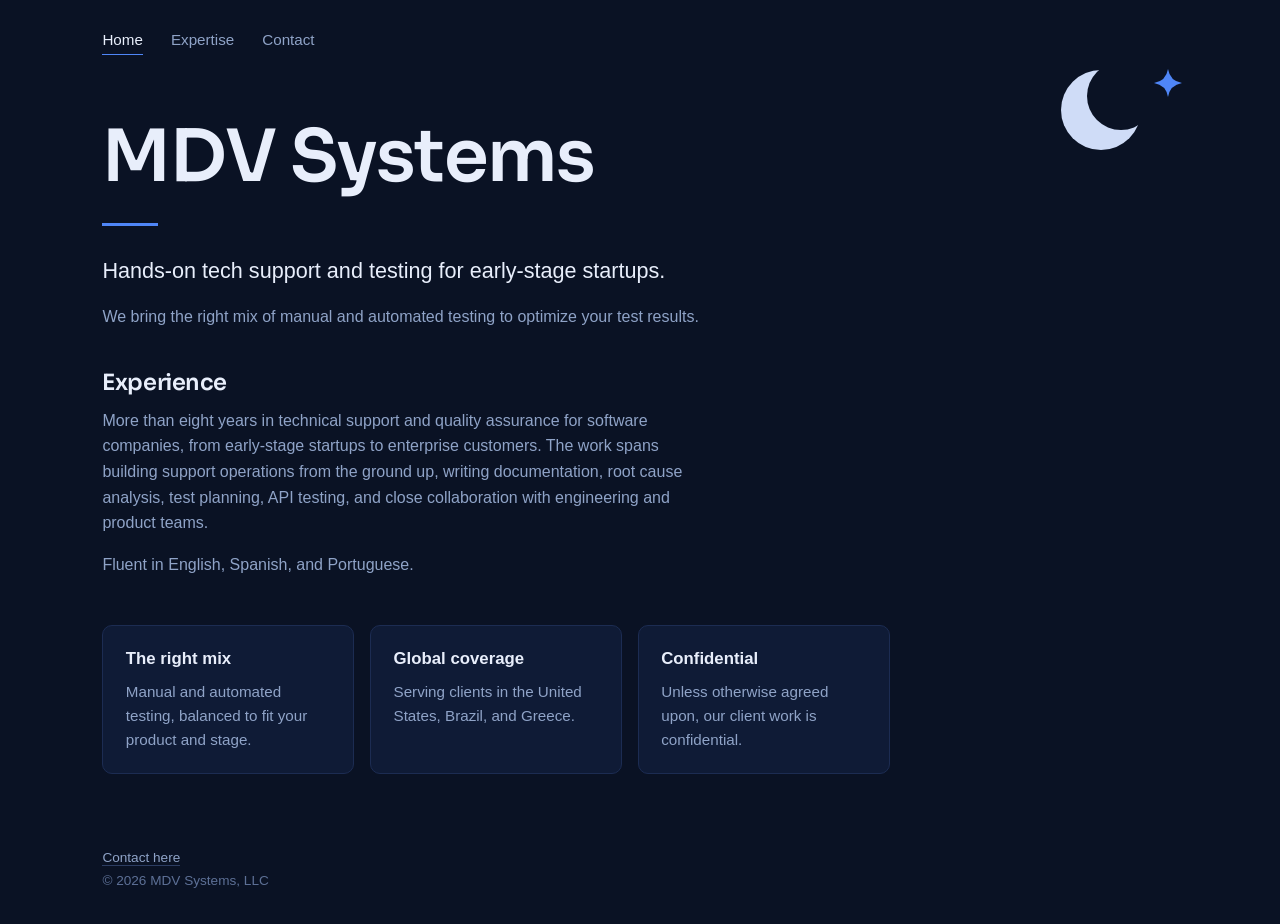
<file: index.html>
<!DOCTYPE html>
<html lang="en">
<head>
<meta charset="utf-8">
<meta name="viewport" content="width=device-width, initial-scale=1">
<meta name="theme-color" content="#0a1224">
<link rel="preconnect" href="https://fonts.googleapis.com">
<link rel="preconnect" href="https://fonts.gstatic.com" crossorigin>
<link href="https://fonts.googleapis.com/css2?family=Sora:wght@500;600&display=swap" rel="stylesheet">
<link rel="stylesheet" href="style.css">
<link rel="icon" type="image/svg+xml" href="favicon.svg">
<link rel="icon" type="image/png" sizes="32x32" href="favicon-32.png">
<link rel="apple-touch-icon" href="apple-touch-icon.png">
<title>MDV Systems</title>
<meta name="description" content="MDV Systems provides hands-on tech support and testing for early-stage startups, with the right mix of manual and automated testing.">
</head>
<body>
<nav>
  <a href="index.html" aria-current="page">Home</a>
  <a href="expertise.html" >Expertise</a>
  <a href="contact.html" >Contact</a>
</nav>
<svg class="sky" viewBox="0 0 160 120" aria-hidden="true" xmlns="http://www.w3.org/2000/svg">
  <defs><mask id="crescent"><rect width="160" height="120" fill="#fff"/><circle cx="78" cy="48" r="34" fill="#000"/></mask></defs>
  <circle cx="58" cy="62" r="40" fill="#cfdcf7" mask="url(#crescent)"/>
  <path d="M125 21 Q127 33 139 35 Q127 37 125 49 Q123 37 111 35 Q123 33 125 21 Z" fill="#4f86f7"/>
</svg>
<main>
  <h1>MDV Systems</h1>
  <hr class="rule">
  <p class="lead">Hands-on tech support and testing for early-stage startups.</p>
  <p>We bring the right mix of manual and automated testing to optimize your test results.</p>
  <section class="about">
    <h2>Experience</h2>
    <p>More than eight years in technical support and quality assurance for software companies, from early-stage startups to enterprise customers. The work spans building support operations from the ground up, writing documentation, root cause analysis, test planning, API testing, and close collaboration with engineering and product teams.</p>
    <p>Fluent in English, Spanish, and Portuguese.</p>
  </section>
  <div class="grid">
    <div class="card"><h3>The right mix</h3><p>Manual and automated testing, balanced to fit your product and stage.</p></div>
    <div class="card"><h3>Global coverage</h3><p>Serving clients in the United States, Brazil, and Greece.</p></div>
    <div class="card"><h3>Confidential</h3><p>Unless otherwise agreed upon, our client work is confidential.</p></div>
  </div>
</main>
<footer>
  <div><a href="contact.html">Contact here</a></div>
  <div>&copy; 2026 MDV Systems, LLC</div>
</footer>
</body>
</html>
</file>
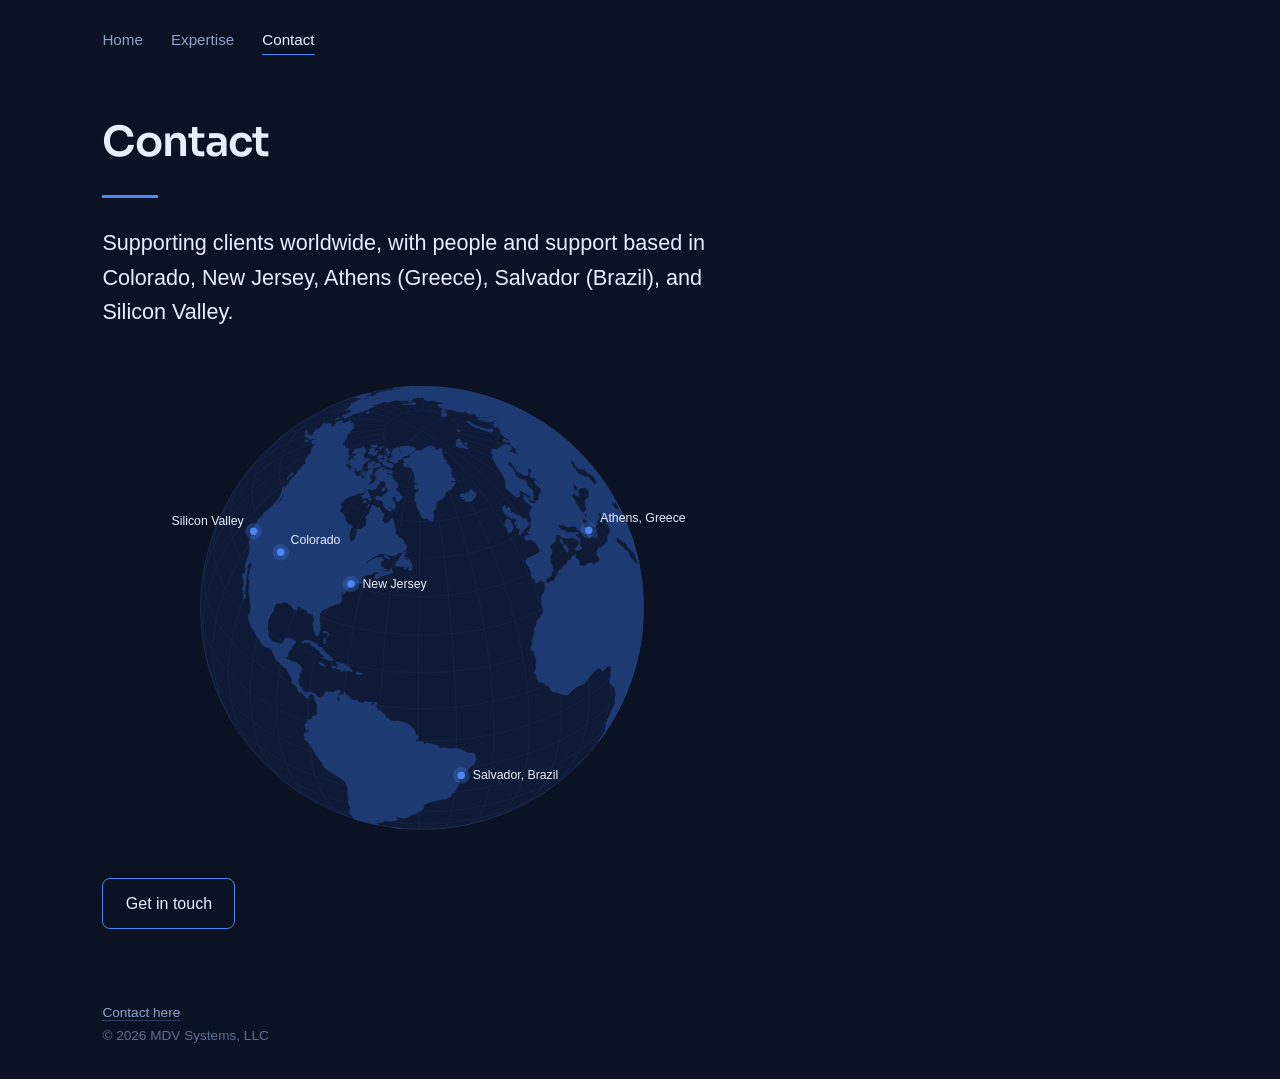
<file: contact.html>
<!DOCTYPE html>
<html lang="en">
<head>
<meta charset="utf-8">
<meta name="viewport" content="width=device-width, initial-scale=1">
<meta name="theme-color" content="#0a1224">
<link rel="preconnect" href="https://fonts.googleapis.com">
<link rel="preconnect" href="https://fonts.gstatic.com" crossorigin>
<link href="https://fonts.googleapis.com/css2?family=Sora:wght@500;600&display=swap" rel="stylesheet">
<link rel="stylesheet" href="style.css">
<link rel="icon" type="image/svg+xml" href="favicon.svg">
<link rel="icon" type="image/png" sizes="32x32" href="favicon-32.png">
<link rel="apple-touch-icon" href="apple-touch-icon.png">
<title>Contact | MDV Systems</title>
<meta name="description" content="Contact MDV Systems. Supporting clients worldwide with people in Colorado, New Jersey, Athens Greece, Salvador Brazil, and Silicon Valley.">
</head>
<body>
<nav>
  <a href="index.html" >Home</a>
  <a href="expertise.html" >Expertise</a>
  <a href="contact.html" aria-current="page">Contact</a>
</nav>
<main>
  <h2>Contact</h2>
  <hr class="rule">
  <p class="lead">Supporting clients worldwide, with people and support based in Colorado, New Jersey, Athens (Greece), Salvador (Brazil), and Silicon Valley.</p>
  <div class="globe">
<svg viewBox="-90 10 780 580" role="img" aria-label="Globe marking Silicon Valley, Colorado, New Jersey, and Athens Greece">
<circle cx="300" cy="300" r="270" fill="#0f1b36" stroke="#1c2c52"/>
<path d="M146.3,78.0L161.5,69.4L178.2,63.4L196.3,60.1L215.6,59.6L235.8,61.8L256.8,66.7L278.3,74.2L300,84.4M174.8,539.2L163.1,531.7L152.8,521.8L143.8,509.9L136.4,495.9L130.5,480.0L126.3,462.4L123.7,443.2L122.9,422.6L123.7,400.9L126.3,378.2L130.5,354.8L136.3,330.8L152.7,282.2L174.7,234.2L201.6,188.8L232.2,147.7L248.6,129.3L265.4,112.4L282.6,97.4L300,84.4M453.7,522.0L465.0,512.8L475.1,501.9L483.7,489.4L490.8,475.4L496.5,460.0L500.5,443.3L503.0,425.5L503.8,406.6L502.8,385.0L499.9,362.5L495.0,339.4L488.3,316.0L479.7,292.4L469.4,268.8L457.5,245.6L444.1,222.9L429.3,200.9L413.2,179.9L396.1,160.1L378.0,141.6L359.2,124.6L339.8,109.3L320.0,95.9L300,84.4M425.2,60.8L412.3,55.5L398.3,52.6L383.4,52.0L367.7,53.9L351.4,58.1L334.5,64.6L317.3,73.4L300,84.4M30,300L30.1,304.3L30.7,311.3L31.7,318.4L33.3,325.4L35.4,332.4L38.0,339.3L41.1,346.1L44.7,352.9L48.8,359.6L53.3,366.1L58.4,372.5L63.9,378.8L69.8,384.9L76.2,390.9L83.0,396.7L90.2,402.3L97.8,407.7L105.8,412.9L114.1,417.9L122.9,422.6L131.9,427.2L141.3,431.5L151.0,435.5L160.9,439.3L171.2,442.8L181.6,446.0L192.3,449.0L203.2,451.7L214.3,454.1L225.6,456.2L237.0,458L248.5,459.5L260.1,460.7L271.8,461.6L283.5,462.2L295.3,462.5L307.1,462.4L318.8,462.1L330.6,461.4L342.2,460.5L353.8,459.2L365.3,457.7L376.7,455.8L387.9,453.6L399.0,451.2L409.8,448.4L420.5,445.4L430.9,442.1L441.1,438.5L451.0,434.7L460.6,430.6L469.9,426.3L478.9,421.7L487.6,416.9L495.9,411.9L503.8,406.6L511.3,401.2L518.4,395.5L525.1,389.7L531.4,383.7L537.3,377.5L542.7,371.2L547.6,364.8L552.1,358.2L556.0,351.6L559.5,344.8L562.5,337.9L565.0,331.0L567.0,324.0L568.5,317.0L569.5,309.9L570.0,302.8L570,300M108.9,109.2L122.9,97.2L138.5,87.1L155.8,79.2L174.5,73.4L194.5,69.9L215.5,68.7L237.3,69.8L259.8,73.1M72.4,154.8L86.8,135.7L104.3,118.9L124.6,104.6L147.3,93.2L172.2,84.6L198.9,79.1L227.1,76.7L256.2,77.5M43.1,217.0L55.0,189.1L72.0,163.4L93.7,140.5L119.6,120.9L149.2,105.0L182.0,93.1L217.1,85.5L254.0,82.3M30.1,292.2L31.4,275.9L34.1,259.8L38.5,243.7L44.4,228.0L51.7,212.7L60.5,197.9L70.8,183.7L82.3,170.2L95.1,157.4L109.1,145.5L140.4,124.4L175.3,107.4L213.2,94.9L253.1,87.2M38.9,368.7L34.9,348.9L33.4,328.7L34.2,308.2L37.4,287.6L41.7,271.1L47.5,254.8L54.8,238.7L63.5,223.0L84.9,193.0L111.4,165.5L142.3,141.1L176.9,120.5L214.3,104.0L253.7,92.1M65.6,434.1L58.9,420.9L53.4,407.0L46.4,377.6L44.8,346.6L48.6,314.7L58.3,280.8L73.6,247.4L94.1,215.2L119.5,184.9L149.0,157.4L182.1,133.2L217.9,112.8L255.7,96.8M101.4,482.9L90.4,469.2L81.2,454.0L73.8,437.5L68.5,419.8L65.2,401.0L63.9,381.4L64.6,361.0L67.4,340.1L76.4,305.3L90.5,270.3L109.6,236.0L133.0,203.2L160.4,172.7L191.0,145.1L224.1,121.1L259.0,101.3M138.9,516.7L125.3,504.6L113.7,490.0L104.3,473.2L97.3,454.4L92.6,433.7L90.4,411.4L90.6,387.9L93.4,363.3L101.3,327.5L113.9,291.1L130.8,255.0L151.6,219.8L175.9,186.6L203.1,155.9L232.6,128.7L263.6,105.4M208.2,553.9L195.6,547.0L184.7,536.1L175.7,521.3L168.8,502.8L164.0,481.1L161.4,456.4L161.1,429.1L163.1,399.7L168.3,362.6L176.7,324.0L187.9,284.8L201.7,246.0L217.8,208.5L235.8,173.0L255.3,140.6L275.9,111.8M239.2,563.1L229.8,558.4L221.5,549.2L214.7,535.6L209.4,517.7L205.7,496.0L203.7,470.9L203.3,442.7L204.7,411.9L208.4,374.3L214.2,335.0L222.0,294.8L231.6,254.8L242.8,215.8L255.3,178.8L268.9,144.6L283.2,114.0M268.6,568.2L263.4,565.0L258.8,557.0L255.0,544.2L252.0,526.8L248.7,479.9L249.3,419.6L254.3,341.9L263.6,260.3L276.2,182.4L291.1,115.3M297.2,570.0L296.2,559.8L295.6,530.2L295.3,483.2L295.4,422.6L295.8,344.5L296.7,262.4L297.8,183.8L299.2,115.9M325.6,568.8L330.0,565.8L333.7,557.9L336.9,545.2L339.3,527.9L342.0,481.0L341.6,420.6L337.5,342.8L329.9,261.0L319.5,182.8L307.3,115.5M354.8,564.4L363.5,560.1L371.0,551.2L377.3,537.7L382.2,520.0L385.6,498.3L387.5,473.1L387.8,444.8L386.6,413.9L383.2,376.2L378.0,336.7L370.9,296.4L362.2,256.2L352.0,217.0L340.6,179.7L328.3,145.2L315.3,114.3M385.4,556.1L397.5,549.7L408.0,539.2L416.6,524.6L423.3,506.3L427.9,484.5L430.4,459.7L430.8,432.2L428.9,402.5L424.0,365.3L416.1,326.5L405.6,287.1L392.6,248.0L377.4,210.1L360.4,174.4L342.1,141.5L322.7,112.3M418.3,542.7L432.2,533.7L444.2,521.2L454.1,505.4L461.7,486.6L466.8,465.0L469.5,440.9L469.7,414.8L467.3,386.9L460.9,350.3L450.7,312.4L437.0,274.3L420.1,236.8L400.5,200.8L378.5,167.0L354.6,136.4L329.5,109.6M491.1,490.8L502.8,477.2L512.6,462.1L520.5,445.3L526.2,427.3L529.9,408.0L531.4,387.8L530.7,366.7L527.9,345.0L519.2,309.9L505.3,274.7L486.6,240.0L463.6,206.7L436.9,175.6L406.9,147.4L374.4,122.7L340.2,102.2M527.6,445.2L535.3,431.7L541.6,417.3L546.4,402.3L549.8,386.7L551.7,370.5L552.0,353.9L550.9,337.0L548.2,319.9L538.7,285.8L523.6,252.1L503.3,219.5L478.2,188.7L449.0,160.5L416.4,135.6L381.0,114.5L343.8,97.8M556.9,383.0L562.4,361.3L564.9,338.9L564.4,316.1L561.0,293.1L556.7,276.5L551.0,260.0L543.7,243.8L535.1,227.9L513.7,197.5L487.4,169.4L456.7,144.4L422.4,123.0L385.2,105.8L346.0,93.0M569.9,307.8L569.2,286.5L565.9,265.3L561.5,249.2L555.6,233.4L548.3,217.9L539.5,202.9L529.3,188.5L517.7,174.8L490.9,149.5L459.6,127.8L424.7,110.0L386.8,96.7L346.9,88.1M561.1,231.3L556.4,216.1L550.2,201.5L542.6,187.4L533.7,173.9L523.5,161.1L512.0,149.0L485.7,127.5L455.2,109.9L421.4,96.4L384.8,87.5L346.3,83.2M534.4,165.9L520.1,145.1L502.5,126.7L481.8,110.9L458.3,98.0L432.4,88.2L404.5,81.6L375.0,78.3L344.3,78.5M498.6,117.1L484.4,103.8L468.2,92.6L450.3,83.5L430.8,76.8L409.8,72.5L387.7,70.5L364.7,71.0L341.0,74.0M461.1,83.3L448.7,75.4L435.2,69.2L420.6,64.8L405.1,62.2L388.8,61.4L371.9,62.4L354.4,65.2L336.4,69.9M391.8,46.1L376.7,43.3L360.2,45.3L342.6,52.1L324.1,63.5M360.8,36.9L350.8,36.8L340.1,40.9L328.7,49.1L316.8,61.3M331.4,31.8L326.3,33.2L320.8,38.4L315.0,47.3L308.9,59.9M302.8,30.0L300.8,59.4M274.4,31.2L278.6,32.7L283.0,38.1L292.7,59.8M245.2,35.6L254.2,35.9L263.9,40.3L274.1,48.7L284.7,61.0M214.6,43.9L228.6,41.8L243.9,44.3L260.2,51.4L277.3,63.0M181.7,57.3L191.1,53.5L201.1,51.2L222.7,50.5L246.0,55.4L270.5,65.7M223.7,559.0L223.9,559.1L230.8,561.0L237.8,562.7L244.9,564.2L252.2,565.6L259.5,566.7L266.9,567.7L274.3,568.5L281.9,569.1L289.4,569.4L297.0,569.6L304.5,569.6L312.1,569.4L319.6,569.0L327.1,568.3L334.6,567.5L342.0,566.5L349.3,565.3L356.5,563.9L363.6,562.4L370.6,560.6L376.3,559.0M139.8,517.3L145.1,521.1L151.2,525.1L157.6,528.9L164.3,532.5L171.2,536.0L178.4,539.3L185.8,542.4L193.5,545.3L201.3,548.0L209.3,550.5L217.5,552.8L225.9,554.8L234.4,556.6L243.0,558.3L251.7,559.6L260.5,560.8L269.4,561.7L278.4,562.4L287.4,562.8L296.4,563.1L305.4,563.0L314.4,562.8L323.4,562.3L332.4,561.5L341.2,560.6L350.0,559.4L358.7,558.0L367.3,556.3L375.8,554.4L384.1,552.3L392.3,550.0L400.3,547.5L408.1,544.7L415.7,541.8L423.0,538.7L430.2,535.3L437.1,531.8L443.7,528.1L450.0,524.3L456.1,520.3L460.2,517.3M89.5,469.1L90.7,470.6L95.5,476.0L100.6,481.3L106.1,486.5L112.0,491.5L118.3,496.4L124.9,501.1L131.8,505.6L139.0,509.9L146.6,514.0L154.4,517.9L162.6,521.7L170.9,525.2L179.6,528.4L188.4,531.5L197.5,534.3L206.8,536.9L216.2,539.2L225.8,541.3L235.5,543.1L245.4,544.6L255.4,546.0L265.4,547.0L275.6,547.8L285.7,548.3L295.9,548.5L306.1,548.5L316.3,548.2L326.5,547.6L336.6,546.8L346.6,545.7L356.6,544.4L366.4,542.7L376.1,540.9L385.7,538.7L395.1,536.4L404.3,533.8L413.4,530.9L422.2,527.8L430.8,524.5L439.1,520.9L447.2,517.2L454.9,513.2L462.4,509.0L469.6,504.7L476.5,500.1L483.0,495.4L489.2,490.5L495.0,485.5L500.4,480.3L505.5,475.0L510.2,469.5L510.5,469.0M56.0,415.6L56.7,417.1L60.1,423.5L63.9,429.7L68.2,435.9L72.9,441.9L78.1,447.8L83.7,453.5L89.7,459.1L96.0,464.6L102.8,469.8L110.0,474.9L117.5,479.8L125.4,484.5L133.5,489.0L142.1,493.2L150.9,497.3L160.0,501.1L169.3,504.6L178.9,507.9L188.8,511.0L198.8,513.8L209.1,516.3L219.5,518.6L230.1,520.5L240.8,522.2L251.6,523.6L262.5,524.8L273.5,525.6L284.5,526.2L295.6,526.4L306.6,526.4L317.7,526.1L328.7,525.5L339.7,524.6L350.6,523.4L361.4,521.9L372.1,520.2L382.6,518.1L393.0,515.8L403.2,513.2L413.2,510.4L423.0,507.3L432.6,503.9L441.9,500.3L450.9,496.5L459.7,492.4L468.1,488.1L476.2,483.6L484.0,478.9L491.5,473.9L498.6,468.8L505.3,463.5L511.6,458.0L517.5,452.4L523.0,446.6L528.0,440.7L532.7,434.6L536.9,428.5L540.6,422.2L543.9,415.8L544.0,415.6M36.5,358.7L37.4,362.5L39.4,369.3L42,376.2L45.1,382.9L48.6,389.5L52.6,396.1L57.1,402.5L62.0,408.8L67.4,415.0L73.3,421.1L79.6,426.9L86.3,432.6L93.4,438.1L100.9,443.5L108.7,448.6L117.0,453.5L125.6,458.2L134.5,462.7L143.7,466.9L153.2,470.9L163.1,474.6L173.1,478.1L183.4,481.3L194.0,484.2L204.7,486.8L215.6,489.2L226.7,491.3L237.9,493.0L249.3,494.5L260.7,495.7L272.2,496.6L283.8,497.2L295.4,497.4L307.0,497.4L318.5,497.1L330.1,496.4L341.6,495.5L353.0,494.3L364.3,492.7L375.5,490.9L386.6,488.7L397.5,486.3L408.1,483.6L418.6,480.7L428.9,477.4L438.9,473.9L448.7,470.1L458.2,466.1L467.3,461.8L476.2,457.3L484.7,452.6L492.9,447.6L500.7,442.4L508.1,437.1L515.1,431.5L521.7,425.8L527.9,419.9L533.7,413.8L539.0,407.6L543.8,401.3L548.2,394.8L552.2,388.2L555.6,381.6L558.6,374.8L561.0,368.0L563.0,361.1L563.5,358.7M36.5,241.3L35.6,245.8L34.6,252.8L34.1,259.8L34.2,266.7L34.8,273.7L35.8,280.7L37.4,287.6L39.4,294.5L42,301.3L45.1,308.0L48.6,314.7L52.6,321.2L57.1,327.6L62.0,334.0L67.4,340.1L73.3,346.2L79.6,352.0L86.3,357.7L93.4,363.3L100.9,368.6L108.7,373.7L117.0,378.6L125.6,383.3L134.5,387.8L143.7,392.0L153.2,396.0L163.1,399.7L173.1,403.2L183.4,406.4L194.0,409.3L204.7,411.9L215.6,414.3L226.7,416.4L237.9,418.2L249.3,419.6L260.7,420.8L272.2,421.7L283.8,422.3L295.4,422.6L307.0,422.5L318.5,422.2L330.1,421.5L341.6,420.6L353.0,419.4L364.3,417.8L375.5,416.0L386.6,413.9L397.5,411.4L408.1,408.7L418.6,405.8L428.9,402.5L438.9,399.0L448.7,395.2L458.2,391.2L467.3,386.9L476.2,382.4L484.7,377.7L492.9,372.7L500.7,367.5L508.1,362.2L515.1,356.6L521.7,350.9L527.9,345.0L533.7,338.9L539.0,332.7L543.8,326.4L548.2,319.9L552.2,313.3L555.6,306.7L558.6,299.9L561.0,293.1L563.0,286.2L564.4,279.3L565.4,272.3L565.9,265.3L565.8,258.4L565.3,251.4L564.2,244.4L563.5,241.3M56.0,184.4L53.3,190.6L50.9,197.1L49.1,203.7L47.7,210.3L46.8,216.9L46.3,223.6L46.4,230.2L46.9,236.9L47.9,243.5L49.4,250.1L51.4,256.7L53.8,263.2L56.7,269.6L60.1,276.0L63.9,282.2L68.2,288.4L72.9,294.4L78.1,300.3L83.7,306.0L89.7,311.6L96.0,317.1L102.8,322.3L110.0,327.4L117.5,332.3L125.4,337.0L133.5,341.5L142.1,345.7L150.9,349.8L160.0,353.6L169.3,357.1L178.9,360.4L188.8,363.5L198.8,366.3L209.1,368.8L219.5,371.1L230.1,373.0L240.8,374.7L251.6,376.1L262.5,377.3L273.5,378.1L284.5,378.7L295.6,378.9L306.6,378.9L317.7,378.6L328.7,378.0L339.7,377.1L350.6,375.9L361.4,374.4L372.1,372.7L382.6,370.6L393.0,368.3L403.2,365.7L413.2,362.9L423.0,359.8L432.6,356.4L441.9,352.8L450.9,349.0L459.7,344.9L468.1,340.6L476.2,336.1L484.0,331.4L491.5,326.4L498.6,321.3L505.3,316.0L511.6,310.5L517.5,304.9L523.0,299.1L528.0,293.2L532.7,287.1L536.9,281.0L540.6,274.7L543.9,268.3L546.7,261.9L549.1,255.4L550.9,248.8L552.3,242.2L553.2,235.6L553.7,228.9L553.6,222.3L553.1,215.6L552.1,209.0L550.6,202.4L548.6,195.8L546.2,189.3L544.0,184.4M89.5,131.0L85.6,136.1L81.7,141.8L78.3,147.5L75.2,153.4L72.6,159.3L70.5,165.3L68.7,171.4L67.5,177.5L66.6,183.6L66.2,189.7L66.3,195.9L66.7,202L67.7,208.1L69.1,214.2L70.9,220.2L73.1,226.2L75.8,232.2L78.9,238.0L82.4,243.8L86.4,249.4L90.7,255.0L95.5,260.4L100.6,265.7L106.1,270.9L112.0,275.9L118.3,280.7L124.9,285.4L131.8,289.9L139.0,294.3L146.6,298.4L154.4,302.3L162.6,306.0L170.9,309.5L179.6,312.8L188.4,315.9L197.5,318.7L206.8,321.2L216.2,323.6L225.8,325.6L235.5,327.5L245.4,329.0L255.4,330.3L265.4,331.4L275.6,332.1L285.7,332.6L295.9,332.9L306.1,332.9L316.3,332.6L326.5,332L336.6,331.2L346.6,330.1L356.6,328.7L366.4,327.1L376.1,325.2L385.7,323.1L395.1,320.7L404.3,318.1L413.4,315.3L422.2,312.2L430.8,308.8L439.1,305.3L447.2,301.5L454.9,297.6L462.4,293.4L469.6,289.1L476.5,284.5L483.0,279.8L489.2,274.9L495.0,269.9L500.4,264.7L505.5,259.3L510.2,253.9L514.4,248.3L518.3,242.6L521.7,236.8L524.8,231.0L527.4,225.0L529.5,219.0L531.3,213.0L532.5,206.9L533.4,200.8L533.8,194.6L533.7,188.5L533.3,182.4L532.3,176.3L530.9,170.2L529.1,164.1L526.9,158.1L524.2,152.2L521.1,146.4L517.6,140.6L513.6,134.9L510.5,130.9M139.8,82.7L138.1,83.9L132.7,88.2L127.5,92.7L122.7,97.3L118.2,102.0L114.1,106.8L110.3,111.8L106.9,116.8L103.9,121.9L101.2,127.1L98.9,132.3L97.0,137.6L95.4,143.0L94.3,148.4L93.6,153.8L93.2,159.2L93.2,164.7L93.7,170.1L94.5,175.5L95.7,180.9L97.3,186.2L99.3,191.5L101.7,196.7L104.4,201.9L107.6,207.0L111.0,212.0L114.9,216.9L119.1,221.7L123.6,226.4L128.5,231L133.7,235.4L139.3,239.7L145.1,243.9L151.2,247.9L157.6,251.7L164.3,255.3L171.2,258.8L178.4,262.1L185.8,265.2L193.5,268.1L201.3,270.8L209.3,273.3L217.5,275.5L225.9,277.6L234.4,279.4L243.0,281.0L251.7,282.4L260.5,283.6L269.4,284.5L278.4,285.2L287.4,285.6L296.4,285.9L305.4,285.8L314.4,285.6L323.4,285.1L332.4,284.3L341.2,283.4L350.0,282.2L358.7,280.7L367.3,279.1L375.8,277.2L384.1,275.1L392.3,272.8L400.3,270.3L408.1,267.5L415.7,264.6L423.0,261.5L430.2,258.1L437.1,254.6L443.7,250.9L450.0,247.1L456.1,243.1L461.9,238.9L467.3,234.6L472.5,230.1L477.3,225.5L481.8,220.8L485.9,216.0L489.7,211.0L493.1,206.0L496.1,200.9L498.8,195.7L501.1,190.5L503.0,185.1L504.6,179.8L505.7,174.4L506.4,169.0L506.8,163.6L506.8,158.1L506.3,152.7L505.5,147.3L504.3,141.9L502.7,136.6L500.7,131.3L498.3,126.0L495.6,120.9L492.4,115.8L488.9,110.8L485.1,105.9L480.9,101.0L476.4,96.4L471.5,91.8L466.3,87.4L460.7,83.1L460.2,82.7M169.0,66.3L164.2,69.8L159.6,73.4L155.3,77.2L151.2,81.0L147.5,85.0L144.0,89.0L140.8,93.2L138.0,97.4L135.4,101.7L133.2,106.0L131.2,110.4L129.6,114.9L128.4,119.4L127.4,123.9L126.8,128.4L126.5,133.0L126.5,137.6L126.9,142.1L127.6,146.6L128.6,151.2L129.9,155.6L131.6,160.1L133.6,164.5L135.9,168.8L138.5,173.1L141.5,177.3L144.7,181.4L148.2,185.5L152.0,189.4L156.1,193.2L160.5,196.9L165.1,200.5L170.0,204.0L175.2,207.4L180.5,210.6L186.1,213.6L192.0,216.6L198.0,219.3L204.2,221.9L210.6,224.3L217.2,226.6L223.9,228.7L230.8,230.6L237.8,232.3L244.9,233.9L252.2,235.2L259.5,236.4L266.9,237.3L274.3,238.1L281.9,238.7L289.4,239.1L297.0,239.2L304.5,239.2L312.1,239.0L319.6,238.6L327.1,238.0L334.6,237.2L342.0,236.2L349.3,235.0L356.5,233.6L363.6,232.0L370.6,230.2L377.4,228.3L384.1,226.2L390.7,223.9L397.0,221.4L403.2,218.8L409.2,216.0L415.0,213.0L420.6,209.9L425.9,206.7L431.0,203.3L435.8,199.8L440.4,196.2L444.7,192.5L448.8,188.6L452.5,184.7L456.0,180.6L459.2,176.5L462.0,172.2L464.6,168.0L466.8,163.6L468.8,159.2L470.4,154.7L471.6,150.3L472.6,145.7L473.2,141.2L473.5,136.6L473.5,132.1L473.1,127.5L472.4,123.0L471.4,118.5L470.1,114.0L468.4,109.5L466.4,105.2L464.1,100.8L461.5,96.5L458.5,92.3L455.3,88.2L451.8,84.2L448.0,80.2L443.9,76.4L439.5,72.7L434.9,69.1L430.0,65.6L424.8,62.3L419.5,59.1L413.9,56.0L408.0,53.1L402.0,50.3L395.8,47.7L389.4,45.3L382.8,43.0L376.3,41.0M223.7,41.0L222.6,41.3L215.9,43.5L209.3,45.8L203.0,48.2L196.8,50.9L190.8,53.6L185.0,56.6L179.4,59.7L174.1,62.9L169.0,66.3M198.1,60.0L194.3,62.7L190.8,65.5L187.4,68.4L184.3,71.4L181.4,74.5L178.7,77.6L176.2,80.9L174.0,84.1L172.0,87.5L170.2,90.9L168.7,94.3L167.5,97.8L166.5,101.2L165.7,104.8L165.3,108.3L165.0,111.8L165.0,115.4L165.3,118.9L165.9,122.5L166.7,126.0L167.7,129.5L169.0,132.9L170.6,136.3L172.4,139.7L174.4,143.0L176.7,146.3L179.2,149.5L181.9,152.6L184.9,155.7L188.1,158.7L191.5,161.6L195.1,164.4L198.9,167.1L202.9,169.7L207.1,172.2L211.4,174.6L216.0,176.8L220.6,179.0L225.5,181.0L230.5,182.9L235.6,184.7L240.8,186.3L246.2,187.8L251.6,189.1L257.2,190.3L262.8,191.4L268.5,192.3L274.2,193.0L280.0,193.6L285.9,194.1L291.8,194.4L297.6,194.5L303.5,194.5L309.4,194.3L315.3,194.0L321.1,193.5L326.9,192.9L332.7,192.1L338.3,191.2L344.0,190.1L349.5,188.8L354.9,187.5L360.2,186.0L365.4,184.3L370.5,182.5L375.5,180.6L380.3,178.6L385.0,176.4L389.5,174.1L393.8,171.7L397.9,169.2L401.9,166.6L405.7,163.8L409.2,161.0L412.6,158.1L415.7,155.1L418.6,152.0L421.3,148.9L423.8,145.7L426.0,142.4L428.0,139.0L429.8,135.7L431.3,132.2L432.5,128.8L433.5,125.3L434.3,121.8L434.7,118.2L435.0,114.7L435.0,111.1L434.7,107.6L434.1,104.1L433.3,100.5L432.3,97.1L431.0,93.6L429.4,90.2L427.6,86.8L425.6,83.5L423.3,80.2L420.8,77.0L418.1,73.9L415.1,70.8L411.9,67.8L408.5,64.9L404.9,62.1L401.1,59.4L397.1,56.8L392.9,54.3L388.6,51.9L384.0,49.7L379.4,47.5L374.5,45.5L369.5,43.6L364.4,41.9L359.2,40.2L353.8,38.8L348.4,37.4L342.8,36.2L337.2,35.2L331.5,34.3L325.8,33.5L320.0,32.9L314.1,32.5L308.2,32.2L302.4,32.0L296.5,32.0L290.6,32.2L284.7,32.5L278.9,33.0L273.1,33.6L267.3,34.4L261.7,35.4L256.0,36.4L250.5,37.7L245.1,39.0L239.8,40.5L234.6,42.2L229.5,44.0L224.5,45.9L219.7,47.9L215.0,50.1L210.5,52.4L206.2,54.8L202.1,57.3L198.1,60.0M230.3,60.9L227.7,62.8L225.3,64.7L223.0,66.7L220.8,68.7L218.8,70.9L217,73.0L215.3,75.2L213.8,77.5L212.4,79.7L211.2,82.1L210.2,84.4L209.4,86.8L208.7,89.2L208.2,91.6L207.8,94.0L207.7,96.4L207.7,98.8L207.9,101.2L208.2,103.7L208.8,106.1L209.5,108.5L210.4,110.8L211.5,113.2L212.7,115.5L214.1,117.7L215.6,120.0L217.4,122.2L219.2,124.3L221.3,126.4L223.4,128.4L225.8,130.4L228.2,132.3L230.8,134.2L233.6,136.0L236.4,137.7L239.4,139.3L242.5,140.9L245.7,142.3L249.0,143.7L252.4,145.0L255.9,146.2L259.5,147.3L263.2,148.3L266.9,149.3L270.7,150.1L274.5,150.8L278.4,151.4L282.4,151.9L286.4,152.3L290.3,152.6L294.4,152.8L298.4,152.9L302.4,152.9L306.4,152.8L310.5,152.6L314.4,152.3L318.4,151.8L322.3,151.3L326.2,150.7L330.1,149.9L333.8,149.1L337.6,148.1L341.2,147.1L344.8,146.0L348.3,144.8L351.6,143.4L354.9,142.0L358.1,140.6L361.2,139.0L364.1,137.3L367.0,135.6L369.7,133.8L372.3,132.0L374.7,130.0L377.0,128.0L379.2,126.0L381.2,123.9L383,121.7L384.7,119.5L386.2,117.3L387.6,115.0L388.8,112.7L389.8,110.3L390.6,108.0L391.3,105.6L391.8,103.2L392.2,100.8L392.3,98.3L392.3,95.9L392.1,93.5L391.8,91.1L391.2,88.7L390.5,86.3L389.6,83.9L388.5,81.6L387.3,79.3L385.9,77.0L384.4,74.8L382.6,72.6L380.8,70.4L378.7,68.3L376.6,66.3L374.2,64.3L371.8,62.4L369.2,60.5L366.4,58.8L363.6,57.1L360.6,55.4L357.5,53.9L354.3,52.4L351.0,51.0L347.6,49.7L344.1,48.5L340.5,47.4L336.8,46.4L333.1,45.5L329.3,44.7L325.5,44.0L321.6,43.3L317.6,42.8L313.6,42.4L309.7,42.1L305.6,41.9L301.6,41.8L297.6,41.8L293.6,41.9L289.5,42.2L285.6,42.5L281.6,42.9L277.7,43.4L273.8,44.1L269.9,44.8L266.2,45.7L262.4,46.6L258.8,47.6L255.2,48.8L251.8,50.0L248.4,51.3L245.1,52.7L241.9,54.2L238.8,55.7L235.9,57.4L233.0,59.1L230.3,60.9M264.6,69.1L263.3,70.1L262.1,71.1L260.9,72.1L259.8,73.1L258.8,74.2L257.9,75.3L257.0,76.4L256.2,77.5L255.5,78.7L254.9,79.9L254.4,81.1L254.0,82.3L253.6,83.5L253.4,84.7L253.2,85.9L253.1,87.2L253.1,88.4L253.2,89.6L253.4,90.8L253.7,92.1L254.1,93.3L254.5,94.5L255.0,95.7L255.7,96.8L256.4,98.0L257.2,99.1L258.0,100.2L259.0,101.3L260.0,102.4L261.1,103.4L262.3,104.4L263.6,105.4L264.9,106.3L266.3,107.2L267.7,108.1L269.2,108.9L270.8,109.7L272.4,110.5L274.1,111.2L275.9,111.8L277.6,112.4L279.4,113.0L281.3,113.5L283.2,114.0L285.1,114.4L287.1,114.8L289.1,115.1L291.1,115.3L293.1,115.6L295.1,115.7L297.1,115.8L299.2,115.9L301.2,115.9L303.3,115.8L305.3,115.7L307.3,115.5L309.3,115.3L311.3,115.0L313.3,114.7L315.3,114.3L317.2,113.9L319.1,113.4L320.9,112.9L322.7,112.3L324.5,111.7L326.2,111.0L327.9,110.3L329.5,109.6L331.1,108.8L332.6,107.9L334.0,107.1L335.4,106.2L336.7,105.2L337.9,104.2L339.1,103.2L340.2,102.2L341.2,101.1L342.1,100.0L343.0,98.9L343.8,97.8L344.5,96.6L345.1,95.4L345.6,94.2L346.0,93.0L346.4,91.8L346.6,90.6L346.8,89.4L346.9,88.1L346.9,86.9L346.8,85.7L346.6,84.5L346.3,83.2L345.9,82.0L345.5,80.8L345.0,79.6L344.3,78.5L343.6,77.3L342.8,76.2L342.0,75.1L341.0,74.0L340.0,72.9L338.9,71.9L337.7,70.9L336.4,69.9L335.1,68.9L333.7,68.0L332.3,67.2L330.8,66.3L329.2,65.6L327.6,64.8L325.9,64.1L324.1,63.5L322.4,62.8L320.6,62.3L318.7,61.8L316.8,61.3L314.9,60.9L312.9,60.5L310.9,60.2L308.9,59.9L306.9,59.7L304.9,59.6L302.9,59.5L300.8,59.4L298.8,59.4L296.7,59.5L294.7,59.6L292.7,59.8L290.7,60.0L288.7,60.3L286.7,60.6L284.7,61.0L282.8,61.4L280.9,61.9L279.1,62.4L277.3,63.0L275.5,63.6L273.8,64.3L272.1,65.0L270.5,65.7L268.9,66.5L267.4,67.3L266.0,68.2L264.6,69.1" fill="none" stroke="#1c2c52" stroke-width=".6" opacity=".8"/>
<path d="M271.9,568.4L274.5,568.7L273.8,568.7L270.1,568.3L268.6,568.2L266.5,567.9L264.8,567.7L267.8,568.0L270.4,568.3ZM245.0,418.7L241.2,418.6L240.4,418.1L241.8,417.2L241.8,415.5L244.4,415.3L245.3,415.5ZM226.8,380.5L225.6,381.4L222.4,380.7L219.8,380.4L219.8,378.5L220.5,378.0L223.9,378.6L226.1,379.4ZM179.7,370.5L178.4,370.9L176.3,369.4L174.3,367.1L175.0,366.3L176.7,366.5L177.6,367.0L180.1,368.2L182.1,369.9L182.5,371.3ZM198.4,366.8L201.9,368.4L202.5,367.7L205.7,368.5L208.0,370.3L209.1,370.4L209.6,372.1L211.9,372.6L211.6,373.9L213.5,374.4L215.3,376.5L213.6,378.0L211.7,376.6L209.8,376.3L208.4,375.8L207.5,376.4L205.9,376.3L205.4,375.1L204.0,375.4L201.9,378.0L200.9,377.0L200.9,375.7L198.3,374.3L196.3,374.1L193.8,373.1L191.8,373.4L189.8,371.4L190.4,370.1L194.0,371.7L197.1,372.9L198.7,372.3L197.1,369.9L197.3,368.3L194.9,366.9L196.0,365.9ZM173.0,345.4L174.1,347.6L177.8,348.3L178.9,349.8L181.6,353.6L183.7,356.3L185.0,356.7L187.2,358.3L186.7,359.5L189.5,360.5L192.3,363.2L191.6,364.1L188.9,363.9L186.2,363.3L183.5,362.1L177.8,360.7L180.9,359.1L179.5,357.5L177.1,356.4L176.0,354.7L175.5,351.8L173.4,351.3L170.1,348.8L169.2,347.5L164.5,345.0L163.4,343.6L165.0,343.1L161.5,341.4L158.4,342.7L156.9,342.1L156.1,342.9L154.3,342.7L152.8,341.6L155.0,341.1L156.2,339.8L158.0,339.5L160.0,339.4L162.9,340.1L163.8,340.0L166.9,341.5L169.8,342.7ZM181.9,343.8L181.0,343.7L180.6,340.8L179.4,339.1L180.9,336.5L181.9,337.0L182.5,341.2ZM183.6,330.8L179.4,330.2L179.6,328.5L181.4,328.7L183.8,329.6ZM186.7,331.8L185.3,334.8L184.8,334.0L185.3,331.6L184.1,329.3L184.2,328.8ZM518.0,189.0L518.8,192.0L519.4,192.4L519.6,192.6L520.1,196.3L519.5,197.0L518.3,196.2L518.5,195.0L518.5,194.8L517.9,193.7L518.4,192.1ZM509.3,213.4L510.8,213.4L511.5,211.4L512.5,210.0L512.9,210.7L513.1,209.1L513.8,210.4L512.5,213.9L512.1,213.3L510.2,215.3ZM491.5,221.5L492.9,225.1L494.0,226.0L494.9,228.3L492.7,228.5L491.6,229.1L487.8,229.9L486.8,227.7L489.0,225.8L490.5,223.3ZM472.7,222.3L475.6,223.9L478.8,229.3L477.8,229.9L477.8,231.9L476.4,231.6L473.3,227.0L471.3,225.2L472.5,224.4ZM470.8,218.1L472.2,221.7L470.8,221.7L468.6,219.5L468.0,217.8L468.1,215.2ZM253.0,251.6L255.2,252.5L258.1,252.8L256.2,254.5L255.0,254.6L251.4,252.0L250.9,250.4L252.3,249.2ZM260.8,240.7L259.3,240.6L255.7,238.6L253.4,236.0L254.5,235.8L258.2,237.6L260.9,239.9ZM127.6,167.2L126.7,166.7L127.0,162.4L128.1,160.8L128.7,158.2L129.6,157.0L129.6,154.7L131.3,152.4L132.2,151.9L132.0,154.4L131.9,155.9L132.1,157.9L131.1,159.5L129.8,161.8L129.2,164.8ZM278.8,235.3L276.4,239.2L278.5,237.8L280.4,238.9L279.2,240.4L281.8,241.9L283.3,240.8L286.2,242.4L285.1,245.7L287.3,245.0L287.6,247.5L288.4,250.4L286.8,254.4L285.4,254.5L283.3,253.6L284.3,249.8L283.4,249.2L279.4,253.0L277.5,252.7L280.0,250.6L277.0,249.3L273.6,249.3L267.6,248.6L267.3,247.1L269.4,245.7L268.2,244.4L271.2,241.9L275.2,234.9L277.3,232.4L280.0,231.1L281.3,231.4L280.6,232.6ZM142.4,135.9L143.0,137.3L138.6,139.7L136.0,143.2L135.8,142.5L137.3,140.3L138.9,138.5L139.9,136.9L141.5,135.5L142.8,134.8ZM269.7,31.7L270.1,31.7L267.9,32.0L269.3,31.9L268.2,32.0L267.0,32.1L265.3,32.2L265.0,32.3L265.0,32.3ZM411.0,203.1L408.6,207.6L405.1,208.5L404.4,203.4L400.8,199.9L401.8,195.4L402.1,192.7L403.7,191.7L407.5,192.9L408.2,196.1L410.4,198.7ZM434.3,165.6L436.2,169.1L433.0,168.7L431.4,167.5L432.1,164.4ZM157.8,97.6L157.0,96.6L158.3,95.5L160.2,94.6L160.9,95.4L161.2,96.0L160.5,97.1L159.1,98.2ZM401.1,174.6L402.3,179.8L403.7,178.1L405.6,177.0L407.5,180.2L408.5,184.6L410.5,183.6L416.0,187.3L417.7,187.0L422.1,190.5L423.7,191.6L426.5,190.7L428.1,193.3L428.0,195.0L430.2,196.4L430.0,199.7L427.3,201.4L424.6,204.7L423.1,204.6L422.9,207.3L420.7,208.0L420.1,210.4L418.5,210.3L419.0,204.3L420.3,202.3L416.6,203.6L414.9,202.4L416.3,199.9L413.8,198.5L412.4,195.7L415.6,194.3L414.3,191.9L411.3,190.3L408.4,191.0L407.3,190.3L406.8,188.2L405.4,187.5L405.6,189.9L402.9,186.3L400.6,184.9L398.5,180.6L397.6,176.7L399.2,176.2ZM178.9,77.0L179.0,76.3L180.4,75.3L182.1,74.4L181.6,75.5L180.4,76.6ZM236.4,174.9L234.6,176.7L233.9,176.0L234.1,174.7L234.3,174.4L235.7,173.5L236.4,173.9ZM232.8,170.9L229.4,172.2L228.1,171.6L228.4,170.4L230.8,169.2L233.2,170.2ZM199.7,67.7L198.3,68.5L198.0,69.1L196.1,70.1L194.6,71.2L194.3,71.2L194.3,70.4L195.9,69.5L197.0,69.0L197.8,68.1L198.4,67.8ZM234.3,157.6L233.5,159.3L234.7,159.1L235.0,160.5L236.0,162.5L237.2,164.4L236.3,166.3L237.7,166.5L238.3,168.2L236.0,168.9L233.8,166.9L233.9,164.8L230.9,166.1L227.2,167.0L228.1,164.5L225.6,163.8L228.3,162.7L230.5,159.9L233.4,156.8ZM361.1,155.8L362.3,158.3L365.8,160.1L365.5,163.8L362.0,168.4L360.9,169.6L358.2,169.9L352.4,170.2L353.4,168.0L348.5,167.2L351.3,165.5L350.7,164.4L346.5,164.6L346.5,161.7L348.8,160.4L352.8,162.2L354.2,159.2L356.9,159.6L358.3,156.6ZM252.6,157.6L250.7,157.2L251.3,155.2L253.1,153.4L254.8,153.3L255.5,154.7L254.7,156.3L254.2,156.8ZM500.9,140.5L502.8,141.3L502.7,140.4L503.3,140.4L504.0,142.4L506.4,144.8L507.5,146.1L508.4,147.5L509.8,148.8L511.8,150.1L511.8,148.6L512.8,148.4L512.3,145.7L510.4,141.5L509.6,140.7L507.8,139.3L504.7,136.3L504.3,137.1L502.1,134.8L502.4,136.1L499.8,133.5L499.8,132.1L498.1,129.5L496.9,129.6L495.3,128.8L496.7,131.1L499.0,133.1L497.3,132.2L496.6,131.7L495.1,130.2L494.2,129.7L493.8,131.3L491.2,130.1L490.7,130.6L489.7,129.9L489.4,128.2L487.0,126.4L486.0,124.4L485.9,123.0L482.5,120.5L480.6,119.5L481.4,121.5L481.1,122.6L483.2,125.8L484.3,128.1L486.5,130.3L487.5,132.6L491.3,137.1L494.0,137.6L496.2,139.5L499.5,140.3ZM528.8,156.6L529.1,157.1L531.2,160.7L532.2,162.7L533.3,165.0L531.4,162.4L531.5,163.0L532.7,165.4L534.8,169.4L535.3,171.4L534.5,171.5L534.7,173.0L533.1,171.7L530.5,169.4L531.2,171.2L530.8,171.8L532.0,173.9L532.2,175.2L533.1,176.0L533.6,177.0L535.2,178.5L536.9,180.3L537.1,179.7L537.7,180.4L538.2,180.0L539.0,181.2L539.7,182.5L540.3,183.3L540.7,183.4L541.2,184.2L541.6,184.6L540.2,182.4L539.0,180.1L538.5,179.0L538.9,179.3L540.1,181.1L541.4,183.5L542.0,184.3L541.8,183.6L542.3,184.4L541.3,181.9L540.6,179.9L540.1,178.5L538.1,174.6L536.1,170.8L534.2,167.3L533.2,165.6L533.2,165.5L534.2,167.0L534.7,167.9L536.1,170.0L536.8,171.0L536.8,170.7L536.2,169.3L535.7,168.4L536.1,169.1L536.3,169.4L536.3,169.4L540.7,177.7L544.8,186.2L548.7,194.8L551.2,201.0L551.3,201.2L552.4,204.1L552.9,205.6L553.9,208.4L554.7,210.5L555.1,211.7L556.5,215.9L558.2,221.8L559.6,226.8L559.9,228.2L560.1,228.8L560.8,231.8L561.3,234.3L561.8,236.8L561.9,237.7L562.3,239.2L562.4,240.2L562.8,241.6L562.9,242.9L563.1,244.2L563.2,246.0L562.6,244.5L562.0,242.5L561.7,241.9L560.9,239.7L560.4,239.0L560.3,238.3L559.8,236.9L559.5,235.9L559.0,234.5L558.4,233.3L558.0,233.0L557.5,231.8L557.0,231.9L555.8,230.4L554.5,228.2L553.4,227.6L553.1,228.2L551.4,226.6L550.2,224.5L549.2,222.3L547.0,219.9L546.2,219.7L545.6,220.4L544.4,219.2L544,218.3L542.9,217.2L542.3,217.2L540.7,215.6L538.7,214.3L537.0,213.2L536.8,214.5L535.6,212.2L534.9,210.9L534.0,209.2L533.7,208.8L534.5,210.9L536.1,214L537.1,216.5L537.3,217.7L536.5,217.4L535.2,216.9L531.6,213.7L531.7,214.3L534.4,216.9L536.9,218.9L540.6,222.5L541.9,223.5L543.2,224.7L545.7,226.3L546.0,227.4L547.2,229.6L549.3,229.8L549.7,230.1L551.5,232.7L551.7,234.0L553.4,237.3L555.4,240.6L555.9,240.5L556.5,240.4L558.3,243.0L559.5,245.6L560.2,245.9L561.4,245.6L562.0,246.1L562.6,246.7L563.0,247.1L563.2,246.8L563.5,247.3L563.9,248.9L564.2,251.4L564.4,251.2L564.5,251.0L564.9,251.9L565.1,252.2L565.0,250.8L564.5,247.3L563.9,243.8L563.2,240.3L562.9,238.7L562.5,237.0L562.1,235.3L561.9,234.4L561.4,232.6L561.3,231.9L561.3,231.9L563.5,241.1L565.4,250.3L567.0,259.6L568.2,269.0L569.1,278.3L569.7,287.8L570.0,297.2L569.9,306.6L569.5,316.0L568.8,325.4L567.8,334.8L566.4,344.1L564.7,353.4L562.6,362.6L560.3,371.7L557.6,380.7L554.7,389.7L551.4,398.5L547.8,407.2L543.9,415.8L539.7,424.3L535.2,432.5L530.5,440.7L525.4,448.6L520.1,456.4L515.2,463.1L515.5,462.7L515.7,462.3L516.4,461.1L517.9,458.9L518.7,457.4L520.8,453.7L522.8,450.2L523.4,448.9L523.3,448.6L523.5,447.3L524.1,444.8L524.5,443.4L524.1,442.3L524.9,440.0L525.4,438.2L526.7,435.0L528.5,431.2L529.1,429.7L530.7,425.9L531.6,423.9L533.4,420.3L534.5,418.0L535.4,415.2L535.7,413.4L535.3,412.9L535.2,411.5L535.1,410.0L535.3,409.1L536.3,407.0L536.2,404.3L536.1,402.4L535.2,401.4L535.5,400.4L535.4,399.7L535.0,397.6L533.5,395.8L531.3,394.6L529.8,393.1L528.4,390.8L528.5,389.4L529.1,387.7L529.7,384.4L530.2,381.1L529.7,381.0L530.4,375.9L530.6,372.5L529.5,370.9L528.3,371.4L527.7,370.1L527.0,370.2L526.9,369.1L524.4,372.9L523.4,373.6L522.4,375.4L520.3,377.1L518.6,376.0L517.5,373.9L515.3,372.9L513.1,374.7L510.6,376.6L508.2,378.9L505.9,381.5L501.3,387.1L499.7,389.7L496.9,392.7L494.0,393.4L492.5,394.3L490.1,395.0L488.0,396.3L484.0,399.3L481.7,401.8L478.3,405.1L477.6,405.3L476.7,405.9L472.9,405.9L469.4,404.5L466.1,403.8L463.4,402.4L462.4,402.6L459.6,402.2L457.4,400.9L456.6,399.7L455.9,396.9L453.9,395.2L452.3,394.2L451.2,394.1L450.2,393.7L449.6,392.0L448.9,391.4L447.7,391.1L445.4,390.2L443.8,390.6L442.7,389.7L442.7,389.1L441.4,388.7L441.0,387.9L439.9,384.9L440.2,382.8L438.1,380.1L436.0,379.3L437.5,377.9L438.9,374.2L439.5,371.7L438.8,369.5L439.5,367.0L439.2,362.7L438.0,358.6L437.1,356.6L437.1,354.3L435.7,352.6L433.3,351.5L433.1,349.6L432.9,347.5L434.0,345.7L434.7,343.0L434.1,341.6L434.7,338.0L436.0,334.4L437.0,333.2L437.3,330.3L436.8,327.9L437.4,324.6L439.2,322.1L440.1,316.6L441.4,314.1L444.3,312.2L446.0,308.0L447.2,306.1L448.6,301.2L446.0,296.1L445.8,291.8L445.3,289.3L446.2,285.4L448.4,281.9L449.8,278.9L449.9,273.4L449.6,270.3L451.7,269.2L454.1,270L456.6,268.2L459.8,267.4L461.0,266.7L462.4,262.8L464.8,260.2L465.5,257.4L467.2,254.4L470.8,250.7L474.3,247.4L475.8,247.1L476.9,243.7L479.2,241.7L480.6,241.9L481.8,240.3L483.0,236.7L484.7,235.8L485.8,237.8L486.6,234.7L487.2,235.3L487.4,238.2L488.5,240.0L489.8,240.3L491.6,243.9L491.4,247.2L493.0,249.0L494.1,248.0L495.7,249.3L496.8,249.1L499.8,248.1L500.4,246.8L502.3,245.7L505.6,244.6L508.4,247.0L510.4,245.8L513.6,244.2L516.3,243.7L516.5,241.6L516.2,238.8L514.1,236.4L513.4,233.9L513.3,230.6L513.9,228.5L516.1,226.2L517.6,227.1L518.1,226.2L518.8,226.1L520.3,224.3L521.3,224.9L522.7,221.7L524.2,220.4L525.8,219.1L526.6,218.6L526.5,215.6L526.1,213.6L526.6,211.3L527.4,210.0L528.7,211.1L528.1,209.4L529.1,208.3L529.7,206.6L529.3,204.5L528.6,202.7L528.5,202.7L527.4,200.5L525.6,197.5L525.0,196.3L525.0,196.2L523.0,192.7L521.4,189.2L521.3,189.1L519.2,186.8L518.1,184.9L516.8,184.3L515.8,182.3L515.9,183.9L514.9,185.1L516.2,188.5L515.7,192.3L513.8,192.4L513.0,194.7L514.0,196.6L513.8,198.5L511.6,198.9L510.7,201.4L507.5,199.3L505.2,199.0L503.5,195.3L501.5,195.1L499.7,189.5L500.8,186.2L498.8,182.8L500.5,179.2L499.2,174.7L498.9,171.4L499.5,167.9L502.2,166.3L503.7,164.4L503.4,161.4L503.7,159.8L502.1,155.8L500.8,154.3L498.6,153.0L497.4,153.2L497.0,154.0L496.0,153.9L493.1,154.2L491.7,155.4L489.6,155.5L489.2,153.6L486.5,149.7L485.1,149.7L483.9,145.8L483.1,145.2L483.6,147.4L483.7,149.2L484.7,151.3L484.6,153.3L485.6,156.0L487.7,157.6L488.7,157.4L488.8,155.2L489.9,156.6L490.2,159.2L491.5,163.6L490.6,164.1L489.2,162.3L487.7,163.6L487.2,162.7L486.5,159.9L485.6,159.8L484.0,162.1L482.7,161.1L482.6,163.2L484.2,165.6L486.2,169.3L487.1,170.1L487.4,171.7L486.9,172.0L490.6,176.3L491.5,178.7L493.5,181.7L495.5,182.9L496.8,183.9L498.4,183.1L499.0,184.3L498.2,186.9L498.8,188.8L499.7,192.4L498.0,191.5L497.4,190.7L496.8,191.9L496.0,192.7L495.5,196.0L497.9,196.5L497.8,198.1L497.2,199.3L495.1,198.6L495.6,199.7L497.5,201.3L499.4,201.9L499.6,203.5L501.5,203.9L502.9,203.9L504.5,205.8L502.7,206.8L504.4,208.0L504.0,209.7L506.8,212.0L506.1,213.5L503.9,213.7L501.3,211.7L499.2,209.7L497.5,208.9L495.2,207.9L494.3,207.0L493.9,207.1L493.3,206.4L491.6,206.3L490.1,204.8L488.3,202.2L487.6,200.9L486.9,200.6L486.4,200.8L485.1,200.2L483.9,200.3L481.5,200.8L479.7,200.7L477.5,201.3L474.1,200.3L474.2,199.6L472.3,199.0L471.2,197.8L469.8,198.4L470.6,200.5L469.2,199.8L468.2,198.5L468.2,198.4L468.3,197.7L466.6,198.6L466.4,201.3L467.9,203.0L468.6,204.2L470.6,205.5L473.5,205.6L476.7,207.7L480.7,208.5L481.9,207.0L482.8,207.4L483.0,208.6L485.3,208.2L487.2,207.8L489.9,208.0L490.6,208.5L491.3,210.1L489.2,209.6L487.5,210.7L488.7,213.9L490.8,213.8L492.0,215.9L491.6,217.0L493.0,221.2L492.6,222.3L491.8,221.2L490.7,218.8L490.4,217.6L488.3,216.2L486.4,215.0L485.4,215.3L483.8,214.3L482.2,214.9L480.4,214.2L479.0,215.4L476.5,215.2L473.1,214.4L470.3,213.5L467.1,210.4L465.9,210.8L463.5,211.0L463.0,212.3L463.2,215.0L462.7,216.0L462.5,219.7L457.8,222.0L455.6,225.6L456.9,228.2L458.5,230.4L458.0,234.6L455.6,237.6L456.2,239.1L456.1,242.4L457.0,246.3L459.2,248.0L458.8,250.8L459.7,253.9L458.2,256.0L458.0,260.3L454.7,262.5L452.1,263.9L451.1,266.4L450.8,268.6L449.3,269.1L447.6,268.2L445.7,266.2L442.8,266.9L442.2,268.6L440.4,268.8L439.1,270.1L438.1,266.5L436.7,264.0L435.3,264.2L433.9,262.9L432.9,260.0L433.3,257.9L432.7,256.0L432.1,253.2L431.2,251.4L429.9,250.2L429.1,248.8L427.8,245.7L425.8,244.4L428.0,239.5L431.5,238.5L434.9,236.6L437.9,235.8L439.7,234.4L443.6,232.1L443.4,228.9L438.9,220.6L434.0,217.9L431.1,216.9L426.8,217.5L424.7,214.7L427.0,212.1L431.3,210.8L427.7,206.8L430.7,207.2L433.2,201.0L431.5,197.5L432.6,195.5L433.5,193.7L433.6,191.9L430.7,185.3L431.6,182.0L433.1,180.9L432.7,179.9L433.8,178.5L434.8,179.0L434.2,176.4L432.7,175.4L430.8,173.5L428.4,172.2L425.0,168.8L424.3,167.7L423.7,166.3L424.7,164.9L424.2,163.6L424.3,161.6L426.0,163.3L426.8,164.8L427.9,165.5L429.1,165.3L430.0,166.8L429.3,166.9L430.7,170.3L432.7,171.5L434.0,172.8L436.2,172.2L437.3,173.4L438.1,171.3L437.9,169.5L440.7,169.2L442.4,169.5L442.2,167.6L442.5,163.7L442.7,160.8L444.3,159.8L445.3,160.4L446.3,159.0L445.0,157.3L445.1,154.3L441.8,152.1L439.1,149.9L437.1,147.4L436.6,145.1L440.1,146.0L440.6,144.8L437.8,142.4L435.7,140.7L435.9,141.5L434.1,141.5L431.8,140.1L431.6,137.6L431.8,135.5L433.1,134.4L433.6,132.8L432.0,129.9L429.6,130.2L428.9,132.9L429.2,136.2L428.9,138.9L426.4,138.3L424.3,138.7L420.7,135.8L416.8,134.0L414.8,132.0L412.9,129.3L409.9,124.0L409.4,122.8L407.6,121.9L404.9,122.4L405.1,125.0L407.3,127.8L409.8,129.1L411.9,133.0L413.7,137.6L418.4,142.3L421.7,143.4L424.7,143.7L428.1,148.2L427.9,150.3L433.6,155.8L436.3,159.5L434.6,160.9L436.7,164.2L435.4,166.0L431.8,163.4L426.8,160.9L421.0,157.4L418.0,156.3L419.5,162.5L418.4,165.0L414.8,164.9L410.8,161.8L402.6,154.5L401.6,151.5L401.8,146.1L400.2,140.9L396.8,135.0L391.5,127.5L389.7,124.0L386.5,118.4L385.9,115.5L387.0,114.1L384.2,111.0L385.1,109.5L384.9,107.5L389.0,106.0L389.8,107.6L392.9,107.7L391.6,106.1L394.7,105.5L396.2,103.1L401.4,100.9L403.5,100.8L406.4,101.7L408.7,103.7L409.7,106.0L405.7,109.8L406.1,110.8L409.6,110.3L416.0,112.9L417.5,111.9L418.7,111.4L416.7,110.4L414.7,110.3L413.2,108.9L416.1,107.1L415.1,105.6L412.0,105.2L407.7,101.1L407.9,100.1L409.4,99.5L406.3,97.9L403.9,98.0L401.2,96.7L398.6,96.7L399.6,94.2L402.0,94.3L402.7,95.8L405.1,96.4L406.5,96.0L405.2,94.0L402.4,93.0L399.8,90.3L395.0,86.0L394.9,85.3L397.9,86.7L397.8,85.6L396.1,84.6L395.1,82.7L392.6,81.0L394.5,80.2L391.1,78.7L389.3,79.5L387.6,78.8L387.2,76.2L387.5,75.0L389.4,71.9L386.8,71.2L385.5,72.1L384.7,72.1L385.2,73.1L383.1,72.8L380.4,73.2L379.1,73.2L374.2,71.7L370.2,71.3L368.9,70.8L368.1,68.8L370.1,68.5L373.9,69.1L374.6,68.5L377.0,68.1L382.4,68.2L383.6,67.2L386.5,67.6L393.6,69.6L393.1,68.5L391.4,68.1L389.3,67.0L387.3,66.7L384.7,66.0L383.2,66.5L380.3,66.2L381.0,67.1L379.2,67.4L374.8,66.9L372.8,68.1L368.8,67.0L366.3,67.4L365.9,67.1L367.5,66.5L371.4,66.4L371.1,65.6L368.9,66.1L366.0,65.1L364.0,63.7L364.3,62.2L362.3,63.2L358.6,64.0L356.5,63.1L354.5,61.6L352.1,60.5L351.1,61.5L348.0,61.5L346.9,61.0L343.7,60.6L340.9,59.6L339.9,59.8L337.2,58.8L337.0,58.2L333.6,58.1L331.9,57.5L330.7,58.0L328.8,58.4L325.8,58.4L324.9,57.4L326.6,57.3L324.8,56.5L325.4,55.6L324.1,55.7L321.1,55.0L319.5,53.7L319.2,52.9L320.1,52.1L321.8,51.8L325.7,51.6L327.1,51.4L325.8,50.8L324.4,50.0L323.0,50.1L323.2,49.0L322.3,49.3L320.1,49.2L316.1,48.3L316.3,47.5L310.7,46.7L310.2,47.9L307.5,47.4L305.4,47.3L303.3,46.4L302.8,45.4L303.7,44.7L302.0,43.5L299.6,42.9L298.2,44.5L295.7,43.8L293.2,44.3L290.2,44.1L289.3,44.6L286.8,44.6L288.4,45.9L286.9,46.7L273.8,47.6L271.8,47.0L266.9,46.9L261.5,48.6L258.5,49.3L256.4,49.2L255.0,48.3L252.7,48.7L251.2,49.5L248.8,50.5L245.8,51.4L243.5,52.5L238.8,53.0L238.1,54.0L240.9,53.9L241.6,54.5L236.9,56.4L234.6,57.8L229.9,59.6L226.9,60.5L226.9,60.5L221.6,62.2L215.3,64.3L213.2,64.2L211.6,64.8L214.4,64.6L211.1,67.1L205.7,69.1L205.1,68.2L206.4,66.6L203.0,66.7L202.7,66.4L203.9,65.4L206.0,64.6L208.6,63.3L210.3,63.0L212.1,62.1L213.1,61.0L214.9,60.6L215.9,60.8L216.6,59.7L214.5,60.1L213.8,59.5L213.8,59.5L214.1,58.3L216.1,57.2L213.2,57.9L209.8,58.4L208.3,58.9L206.9,59.0L206.4,58.8L209.8,57.0L212.0,54.3L213.1,53.5L213.7,52.1L214.7,50.8L214.1,50.4L218.5,49.2L221.5,46.9L223.3,46.6L224.1,45.8L227.1,44.7L226.3,44.4L226.8,43.4L225.9,43.4L223.0,44.3L220.2,44.2L222.2,43.4L221.5,43.2L219.7,43.6L222.8,42.2L221.5,42.2L224.8,41.1L223.8,41.1L226.1,40.3L228.2,39.8L231.6,39.1L236.6,38.5L237.7,38.9L236.7,39.5L237.4,39.6L234.3,40.7L232.9,42.1L231.4,43.6L229.7,45.1L231.4,46.2L233.4,45.3L232.7,44.5L235.4,42.4L239.5,42.3L244.0,40.6L246.4,38.5L243.6,38.8L248.2,37.4L251.5,36.6L252.4,36.9L256.1,36.2L258.3,35.4L265.6,34.3L273.0,33.1L279.7,31.5L288.8,30.4L284.5,30.6L282.9,30.6L280.1,30.8L278.6,30.9L275.6,31.2L270.9,31.6L270.5,31.6L270.5,31.6L279.8,30.8L289.2,30.2L298.7,30.0L308.1,30.1L317.5,30.6L326.9,31.3L336.3,32.4L345.6,33.9L354.8,35.6L364.0,37.7L373.1,40.1L382.2,42.8L391.1,45.8L399.9,49.2L408.6,52.8L417.2,56.7L425.6,61.0L433.8,65.5L441.9,70.3L449.9,75.4L457.6,80.8L465.2,86.4L472.5,92.3L479.7,98.5L486.6,104.9L493.3,111.5L499.8,118.3L506.0,125.4L511.9,132.7L517.6,140.2L523.1,147.9L528.3,155.8ZM230.0,138.3L228.1,139.0L227.6,137L226.3,136.7L226.4,134.3L228.4,134.0L230.6,133.2L230.7,134.9L230.8,135.9L230.5,136.7ZM235.4,61.7L233.1,61.3L234.1,60.5L235.3,60.6ZM235.4,61.7L235.4,61.8L234.6,62.4L232.2,63.3L231.8,63.1L232.0,62.3L233.1,61.3ZM222.3,558.6L220.1,557.9L219.8,557.6L221.7,558.0L216.9,556.5L218.3,556.6L217.0,555.5L220.9,556.8L219.8,555.2L217.3,554.4L218.0,555.4L215.8,554.7L214.9,553.5L213.6,551.6L214.2,551.2L212.1,549.7L210.5,548.0L211.9,548.3L212.2,546.5L212.9,544.6L213.0,542.4L210.7,539.4L211.1,538.1L209.5,535.6L210.8,533.6L210.0,529.5L209.7,525.0L209.5,519.8L208.3,515.5L206.6,511.5L202.1,508.9L201.5,507.7L192.8,502.7L184.8,497.4L181.4,494.6L179.3,491.6L179.8,490.9L175.7,485.7L170.9,478.5L166.3,470.6L164.5,468.5L163.0,465.5L159.7,462.2L156.7,459.7L157.9,458.6L155.8,454.5L156.9,452.5L160.0,451.4L162.0,449.5L161.1,447.5L159.6,448.7L157.2,446.2L157.9,445.5L157.2,441.9L158.6,441.8L159.3,439.8L160.9,437.9L160.6,436.2L162.8,436.2L165.6,435.7L165.1,434.3L166.6,434.5L166.5,432.6L167.5,431.5L169.5,431.9L171.3,430.0L173.0,428.5L171.5,427.1L172.4,425.0L171.6,421.1L172.6,420.3L172.1,416.7L170.6,414.0L169.3,412.4L168.6,409.9L169.7,409.2L168.7,408.5L168.1,406.9L166.2,405.1L164.4,404.7L163.5,405.9L161.8,406.3L160.9,406.1L160.4,406.8L162.1,409.7L161.0,409.9L160.4,410.3L158.5,409.8L158.0,407.1L157.4,407.6L156.2,406.9L155.5,404.9L153.9,404.0L153.0,403.1L151.3,402.5L151.1,403.3L150.7,402.5L148.7,400.8L148.0,399.6L148.5,399.1L148.5,398.1L147.5,396.7L146.1,395.3L144.9,394.2L144.7,392.9L143.8,391.7L143.9,393.0L143.1,393.7L142.4,392.1L141.2,391.2L140.8,390.1L141.0,388.9L141.6,387.8L140.7,386.8L141.6,386.4L140.5,384.5L139.0,382.0L138.4,380.2L137.1,378.2L135.6,375.5L136.1,375.0L136.6,375.9L136.9,375.8L136.5,374.2L135.4,373.3L134.9,374.1L132.8,373.0L131.6,372.0L130.3,370.4L128.4,369.2L127.6,367.8L126.0,366.1L123.9,364.9L122.5,363.2L121,360.5L118.2,353.8L116.8,351.5L114.5,348.8L112.6,348.0L109.8,348.0L108.1,347.4L106.2,344.9L104.2,342.6L101.9,338.7L99.9,336.6L97.2,332.3L95.4,328.5L95.0,326.9L93.6,325.4L91.3,321.9L90.8,319.1L88.8,314.4L88.4,310.8L88.5,308.2L89.4,308.6L89.5,307.2L90.5,306.6L91.0,305.2L90.8,302.7L91.2,300.9L91.1,298.1L90.7,292.1L89.7,286.7L89.7,283.1L88.5,279.6L88.6,278.2L90.0,276.1L89.4,274.0L89.1,270.8L89.9,267.5L89.0,266.0L89.0,262.6L89.1,259.6L89.6,258.3L90.2,254.2L91.2,250.5L92.1,249.0L91.7,245.9L91.1,245.3L90.7,243.0L89.6,244.2L88.8,246.4L87.3,249.5L87.0,251.9L86.8,256.2L86.6,257.5L86.8,258.1L86.3,259.7L86.6,260.1L85.7,263.1L85.8,264.7L85.5,266.6L85.7,270.0L84.7,274.5L84.5,276.9L84.2,279.4L83.4,281.6L84.4,282.8L84.4,285.5L84.5,288.1L84.1,288.8L82.6,289.3L82.3,288.9L82.7,285.9L82.3,282.1L81.7,278.5L81.2,276.3L82.5,273.5L83.2,271.0L82.9,268.7L82.5,265.4L82.0,265.6L82.0,264.0L81.4,261.7L81.6,258.1L81.8,257.9L82.4,259.1L83.8,258.5L84.8,256.8L85.0,252.3L84.6,250.0L85.3,246.7L86.2,243.4L87.3,239.3L88.8,235.1L89.7,232.8L90.2,229.2L89.8,227.7L90.4,226.5L89.7,225.0L89.9,223.3L89.0,220.8L89.1,219.7L90.4,217.5L91.9,211.7L94.7,205.1L95.4,204.3L95.8,202.2L97.4,197.7L99.7,194.7L100.8,191.7L103.4,189.4L106.0,186.5L108.1,183.4L111.4,181.1L117.4,175.8L121.6,171.3L124.2,168.0L125.6,166.1L126.3,165.7L126.4,169.4L123.7,173.3L124.8,172.9L127.4,170.1L129.9,166.9L129.8,166.7L131.6,160.3L132.6,157.8L132.9,153.4L135.8,150.0L138.1,148.5L139.0,145.2L141.9,142.8L144.1,138.9L146.1,137.6L147.3,135.8L148.2,133.6L151.5,131.0L154.3,127.2L157.9,124.3L158.0,122.7L157.9,120.3L159.0,117.9L163.1,112.9L164.0,111.2L165.6,108.0L165.5,106.2L167.8,102.7L169.9,100.5L169.5,99.2L166.6,100.6L166.5,99.9L166.2,98.6L165.2,97.8L165.0,96.5L167.4,95.5L171.1,94.8L171.8,95.9L172.9,95.2L171.3,94.2L169.0,94.1L167.1,93.0L164.7,94.7L162.5,94.3L161.6,93.3L161.2,92.3L159.7,92.5L159.1,90.9L157.6,91.0L157.1,89.8L158.0,88.7L157.9,87.7L157.8,86.6L157.5,85.7L158.5,83.5L159.3,83.1L159.6,84.2L159.6,85.2L160.4,86.1L159.6,87.8L160.6,88.0L161.6,89.3L162.2,89.4L162.9,90.0L165.6,89.3L167.5,89.3L167.2,88.1L168.1,87.4L167.2,87.1L169.7,85.6L168.6,85.7L170.8,84.6L170.2,83.7L170.7,82.8L173.0,82.1L174.2,82.0L176.2,80.8L176.7,79.3L179.3,77.9L180.9,76.8L183.0,76.4L185.3,75.2L187.1,75.2L188.4,75.9L190.0,75.9L189.5,76.8L188.3,77.7L189.5,78.4L188.6,79.3L189.2,79.9L191.1,79.4L192.2,78.6L193.2,79.2L193.6,78.6L193.6,77.5L193.0,77.3L194.5,76.3L195.3,74.8L197.5,73.1L199.4,72.5L202.8,71.0L203.1,72.3L203.1,74.4L202.5,75.2L200.6,75.3L199.1,77.5L202.2,76.3L204.6,74.9L207.1,74.0L209.6,73.0L211.9,71.7L213.5,72.1L212.3,73.7L213.2,74.8L215.0,74.9L216.3,75.7L216.2,76.5L217.0,78.0L216.2,78.9L217.7,80.0L216.2,81.4L213.9,82.3L214.6,82.6L213.7,84.1L212.7,84.2L211.5,85.8L211.6,86.6L209.6,88.9L208.8,90.8L208.1,91.7L208.6,92.8L207.1,94.6L206.4,95.8L205.3,97.9L203.2,100.2L202.9,101.4L204.8,101.6L206.3,102.4L206.0,104.0L208.2,104.8L209.7,105.9L208.1,107.3L209.3,107.6L211.4,107.0L211.2,107.8L207.9,111.1L211.3,111.0L208.1,112.7L209.3,113.5L210.8,113.3L211.1,114.5L210.1,116.9L210.0,119.9L210.1,121.6L211.1,122.4L210.0,124.9L207.0,124.8L207.5,127.1L210.1,129.4L211.5,129.7L210.2,132.3L213.1,131.9L213.8,129.8L215.6,129.5L216.9,130.4L218.0,130.8L217.9,132.2L216.9,134.6L218.3,135.4L218.6,138.2L220.8,139.1L222.4,140.3L224.4,138.3L225.9,138.5L226.7,140.7L223.6,143.8L226.9,141.7L227.8,142.4L231.5,139.5L232.2,136.8L232.2,134.7L235.9,131.3L239.5,129.9L240.4,131.2L240.1,133.2L238.2,137.7L235.6,138.7L237.3,140.6L237.3,140.6L234.3,144.0L238.3,142.3L238.0,145.2L235.6,147.6L235.1,150.6L238.5,148.8L241.8,146.2L244.7,142.4L246.4,143.5L248.0,144.9L248.7,147.3L247.6,149.2L245.3,150.7L245.1,153.0L243.7,154.7L239.0,156.1L236.5,155.7L235.7,153.9L234.0,155.5L230.3,157.9L228.7,159.3L225.0,160.8L222.6,159.9L220.2,160.8L218.2,163.0L216.0,162.5L211.8,164.3L206.8,167.2L203.8,169.7L200.4,173.8L202.4,176.0L200.6,179.9L199.4,183.2L202.5,183.9L205.0,187.5L206.1,190.0L206.4,192.5L208.3,194.8L209.6,197.5L213.1,199.3L215.3,200.7L213.2,204.1L211.8,208.5L211.2,213.9L213.1,219.3L215.7,218.6L218.9,214.7L220.6,207.6L220.0,204.8L224.6,204.1L228.6,202.1L231.2,199.6L232.2,196.7L232.3,192.7L231.1,188.8L235.6,185.4L236.5,181.4L239.0,175.0L240.8,174.5L243.6,176.6L245.4,177.6L247.5,177.0L248.8,178.9L250.4,181.9L250.4,183.7L254.1,184.9L252.8,188.4L251.7,193.8L253.6,195.0L254.5,197.8L258.6,196.1L262.1,191.8L264.1,190.1L264.9,194.2L266.8,200.1L268.4,205.7L266.8,208.3L269.8,211.3L271.7,214.1L275.8,215.7L277.3,217.2L278.0,221.1L280.1,221.9L281.0,223.7L280.7,228.8L278.4,230.3L276.2,231.7L271.2,232.9L267.0,236.2L261.8,236.3L255.8,234.5L251.4,233.7L248.4,233.5L245.1,236.2L240.9,237.4L235.1,242.4L230.5,245.8L233.2,245.6L239.6,240.8L246.7,238.3L251.2,238.6L253.4,241.3L249.9,243.9L249.9,249.0L250.2,252.6L253.9,255.5L259.3,255.6L263.2,250.8L263.0,254.2L264.8,256.1L260.4,258.7L252.7,260.4L249.2,261.8L244.9,264.5L242.4,263.7L243.1,259.8L249.5,256.9L244.3,256.2L240.7,256.1L240.9,257.7L237.0,259.2L233.4,260.1L229.7,260.7L227.1,263.2L226.5,263.9L225.8,266.3L226.3,269.0L227.6,269.4L227.7,267.6L228.4,268.9L227.8,270.1L225.4,270.4L223.8,269.9L221.2,270.1L219.8,269.9L217.8,269.7L214.7,270.2L219.7,270.7L220.5,271.8L215.5,271.9L213.5,271.4L213.7,270.8L212.4,271.8L213.3,272.3L211.6,275.4L208.2,278.2L208.3,276.9L207.7,276.5L206.9,275.0L206.9,277.7L207.5,278.7L207.1,280.4L205.5,281.9L202.6,284.9L202.3,284.7L204.2,281.9L203.1,279.6L203.8,275.8L202.6,277.5L202.4,280.6L200.6,279.3L202.3,281.4L201.2,285.7L202.1,286.4L202.0,288.0L201.2,292.7L198.1,295.4L194.2,295.6L191.2,297.5L189.4,297.2L187.2,298.3L186.3,299.6L181.7,301.2L179.2,302.6L176.8,304.7L175.3,307.6L175.1,311.0L175.1,315.2L175.9,318.9L175.4,320.9L175.8,326.7L174.9,329.6L174.3,331.3L172.8,333.7L171.6,333.8L169.9,332.6L169.8,330.5L168.7,328.9L167.8,324.4L167.1,320.4L167.0,318.4L168.6,315.8L168.3,312.9L166.8,308.1L165.7,306.9L161.7,307.5L161.2,307.0L160.2,304.2L158.6,302.2L154.7,301.1L152.1,299.2L149.6,298.3L148.1,298.3L148.3,299.8L147.6,301.5L148.0,302.7L147.2,303.0L146.2,301.7L144.8,302.0L142.6,300.6L141.1,297.1L138.3,296.2L136.6,293.9L134.6,293.2L131.8,292.7L128.0,294.2L124.5,294.2L122.2,295.2L120.8,296.7L119.7,299.6L119.1,301.7L119.1,303.5L119.1,303.5L119.1,303.5L116.6,306.4L115.1,309.1L113.0,314.6L112.0,316.5L111.8,319.1L112.1,321.7L111.7,325.4L112.7,329.8L112.8,332.7L113.4,335.5L116.4,338.7L117.2,341.2L120.3,341.7L122.9,342.7L125.5,343.3L127.7,343.8L130.2,343.2L131.6,341.1L132.8,337.7L133.7,336.7L136.2,336.8L140.1,337.6L143.0,339.2L145.2,339.8L145.8,341.1L145.2,343.2L142.7,344.8L141.3,347.1L141.8,348.1L140.8,349.7L139.2,352.6L138.6,351.1L137.8,350.8L137.7,351.5L138.4,351.8L138.0,352.9L137.1,354.5L137.2,355.3L136.6,356.6L136.7,357.2L135.9,359.1L135.0,359.9L134.3,359.7L133.3,360.8L134.3,362.1L134.7,361.7L135.7,362.7L136.0,363.1L136.9,362.7L137.9,363.1L138.2,363.6L138.8,363.7L140.4,364.8L142.0,365.5L143.3,365.6L143.8,365.3L144.9,366.0L145.7,366.7L146.7,367.0L147.5,367.0L149.1,368.3L149.6,368.6L150.6,369.9L151.6,371.3L152.8,372.5L153.6,374.1L153.2,374.4L152.9,375.2L153.0,376.9L151.9,378.0L151.3,379.6L150.9,381.4L150.9,382.5L150.8,384.4L150.1,384.6L149.5,386.3L149.6,387.5L148.7,388.2L148.8,389.4L149.3,390.3L149.9,393.0L151.3,395.2L152.9,397.7L154.1,399.7L153.9,400.6L155.5,401.4L155.9,401.2L156.9,402.6L158.8,403.0L160.6,402.6L163.1,402.7L164.6,401.9L166.8,402.9L166.6,403.3L168.8,404.2L170.6,405.5L171.8,407.2L173.2,408.9L175.3,409.7L178.7,407.8L180.4,407.8L180.6,406.5L181.7,403.2L184.2,402.0L186.9,402.7L187.3,401.9L190.5,403.1L194.0,401.9L195.8,401.4L198.0,399.9L199.5,400.5L200.5,401.9L199.6,403.1L199.4,404.1L196.8,404.0L198.0,406.2L197.8,408.4L195.7,410.3L197.1,414.0L199,414.2L200.2,411.5L199.0,409.7L199.0,406.5L204.5,406.0L204.0,403.9L205.7,402.9L207.0,406.2L210.0,407.0L212.7,409.9L212.7,411.4L216.7,412.2L221.4,412.7L223.8,415.0L227.2,416.1L229.8,415.3L229.9,414.2L235.5,414.8L240.9,415.5L237.0,416.2L238.4,418.4L242.0,419.3L245.4,421.8L246.0,425.2L248.4,425.4L250.1,426.6L253.1,428.4L255.9,431.4L256.0,433.5L257.7,433.8L260.1,436.0L261.9,437.5L267.5,438.8L268.0,438.1L271.8,438.1L276.8,439.4L278.4,440.0L281.8,441.1L286.7,444.6L287.5,446.3L289.1,446.1L290.3,448.3L292.9,455.2L295.4,455.9L295.5,458.5L292.0,461.6L293.5,462.7L301.8,463.4L302.0,467.1L305.5,464.6L311.5,465.9L319.3,467.9L321.5,469.9L320.8,472.0L326.2,470.5L335.3,471.8L342.3,471.1L349.1,473.4L354.9,476.6L358.4,477.2L362.3,476.8L363.9,477.6L365.3,481.8L366.0,483.7L363.9,489.5L361.5,492.0L354.9,497.3L351.8,501.2L348.3,504.3L347.1,504.4L345.7,506.8L345.7,512.3L344.1,516.7L343.4,518.6L341.9,519.8L340.8,523.4L336.1,527.2L335.1,529.8L331.5,531.1L330.3,532.6L325.7,533.0L318.8,534.2L315.7,535.4L310.9,536.2L305.8,538.1L302.1,540.3L301.5,541.9L302.2,543.0L301.4,545.1L300.5,546.0L297.6,547.1L293.1,550.3L289.7,551.5L287.0,552.3L285.4,553.7L282.9,554.5L281.3,555.4L277.1,556.0L274.2,555.5L272.2,555.5L268.5,554.6L265.9,554.4L263.3,553.3L263.3,554.1L268.5,555.8L268.2,556.8L270.7,557.6L270.7,558.2L267.7,559.5L262.6,559.6L255.5,559.0L251.5,558.4L252.6,559.2L252.4,559.9L253.4,560.5L251.6,560.6L248.2,560.2L244.6,559.3L243.5,559.3L244.8,560.4L247.3,561.1L248.9,561.1L250.3,561.7L247.5,561.5L245.4,561.6L245.9,562.4L245.6,562.6L242.6,562.1L240.7,562.0L240.6,562.3L244.4,563.4L247.5,564.0L247.4,564.3L244.4,563.9L243.9,564L241.7,563.6L241.2,563.5L242.3,563.8L242.3,563.8L233.1,561.6L224.1,559.1ZM228.9,113.5L226.6,114.1L229.2,115.1L228.1,117.4L230.9,117.0L230.2,118.4L227.0,121.5L229.0,120.9L232.4,117.8L233.6,118.0L233.7,119.1L233.0,120.9L229.9,124.0L227.6,126.1L227.3,128.8L227.3,131.5L225.7,132.7L223.8,131.7L223.1,133.3L221.4,134.1L220.2,132.1L219.6,129.9L218.3,129.1L215.4,128.4L212.3,126.2L211.0,125.1L212.4,123.4L212.6,121.5L211.5,120.9L214.0,118.0L214.8,118.3L216.5,119.3L217.3,120.6L218.9,121.3L218.5,119.1L216.8,117.5L216.1,116.2L217.3,114.9L220.3,116.0L219.3,114.7L219.5,112.7L223.1,111.8L225.1,111.5L229.1,112.3ZM236.5,119.6L233.4,120.7L234.9,117.8L235.6,117.7L236.8,118.5ZM264.0,135.6L263.5,136.6L262.2,136.1L261.0,135.6L259.4,135.6L259.2,135.3L259.1,133.0L260.0,131.8L260.7,131.8L263.1,133.1ZM252.3,130.9L251.5,133.4L254.7,131.2L258.5,131.0L258.0,135.2L256.2,137.4L259.4,137.3L261.4,136.3L263.1,138.9L264.0,141.2L263.3,142.8L266.3,142.7L266.7,145.4L269.5,147.7L270.2,149.5L270.4,153.4L266.8,154.6L269.8,157.9L272.2,159.2L273.6,163.3L276.4,164.0L275.1,166.7L270.6,170.9L268.8,168.8L267.1,164.4L264.6,164.5L263.6,166.7L264.7,169.4L266.7,171.8L267.2,173.0L267.3,177.3L265.8,180.1L263.5,178.5L259.6,174.2L261.2,178.4L262.6,181.3L262.5,182.8L257.4,180.0L253.9,176.6L252.3,174.1L253.4,173.1L251.5,170.3L249.7,167.6L249.2,168.8L243.6,167.8L242.8,165.9L245.5,163.5L248.8,164.5L252.7,165.0L252.7,163.5L254.2,161.7L258.2,158.6L258.5,156.8L258.5,155.3L257.0,152.8L254.6,150.6L256.0,149.9L255.8,147.2L254.6,146.5L254.3,144.9L252.8,145.7L250.0,145.3L245.7,142.5L243.8,140.3L242.2,138.8L242.2,137.1L244.7,136.2L243.1,135.4L245.7,131.9L249.2,129.5L251.4,128.8L254.9,129.2ZM241.3,121.1L241.6,122.4L243.6,123.2L242.8,124.1L240.3,125.0L240.3,127.2L237.1,129.7L234.2,129.8L233.6,128.8L234.2,127.3L234.8,123.4L235.9,122.5L237.2,124.2L238.6,121.7ZM283.0,47.8L285.0,47.5L287.8,47.4L288.1,47.4L287.1,48.2L285.6,48.5L283.4,48.1ZM244.3,128.5L240.8,130.2L239.8,129.4L242.0,126.3L243.7,124.9L245.6,124.0L247.4,123.7L249.2,125.0L250.2,126.7L246.1,128.6ZM218.3,112.1L215.0,110.8L216.7,109.5L218.2,106.5L219.7,106.2L223.6,105.4L226.7,104.9L229.1,103.1L231.0,105.3L230.6,106.8L231.5,108.7L230.8,110.0L229.6,111.7L227.9,111.3L223.7,110.8L220.1,111.3ZM276.5,52.3L277.3,51.3L279.3,51.1L282.0,51.4L282.1,52L279.8,52.1ZM250.9,121.7L249.1,122.6L248.1,121.6L248.0,120.2L249.9,119.2L252.0,119.2L251.6,120.6ZM283.6,51.9L283.7,50.5L288.2,50.0L290.1,49.4L292.8,50.4L292.6,51.6L291.2,52.1L288.2,52.3ZM252.8,114.4L251.8,116.0L250.0,117.4L247.1,119.2L245.5,118.6L245.2,117.5L247.3,116.0L245.9,115.3L248.7,113.3L249.3,113.9L251.6,113.8L252.3,114.7ZM244.7,110.4L243.5,111.5L244.7,111.6L245.2,112.3L243.4,113.6L241.2,114.4L238.5,112.6L235.2,112.0L234.3,111.0L235.6,110.2L238.5,110.6L235.7,107.8L235.8,106.5L240.6,105.5L242.2,105.6L242.1,108.0L240.6,110.3L241.3,111.6L244.3,108.6L246.3,108.3L246.4,109.1ZM385.5,81.2L386.1,81.8L386.8,84.7L384.9,84.6L384.3,86.0L382.0,85.8L380.8,84.8L378.4,84.5L374.0,82.5L373.8,83.1L369.2,81.0L367.3,81.1L364.2,79.4L360.2,77.2L358.1,75.2L355.7,74.3L354.3,73.2L355.5,72.6L357.2,72.9L360.9,75.0L364.3,76.9L369.6,79.2L374.4,80.6L379.2,82.2L382.7,82.5ZM256.9,115.2L256.7,116.6L258.2,117.4L257.9,118.8L256.5,119.8L256.8,121.0L256.7,122.0L257.8,122.7L258.9,123.6L261.0,123.6L263.2,124.1L264.6,125.0L264.7,126.6L264.0,128.1L262.7,128.7L260.6,128.8L259.6,127.9L256.2,127.1L254.1,126.2L252.9,125.1L251.5,122.7L252.9,120.9L254.3,119.4L254.9,117.7L253.7,116.4L253.9,115.0L255.6,114.0ZM246.7,102.8L243.4,104.2L241.6,104.4L241.1,103.9L238.5,103.5L237.3,102.8L237.8,101.5L241.6,101.3L245.1,101.4L245.6,102.3ZM258.9,114.4L258.4,114.2L257.3,113.2L258.1,112.4L259.4,113.3L259.3,114.1ZM249.6,106.0L247.5,105.6L248.2,104.1L249.9,103.9L250.9,104.5L251.0,105.5ZM354.5,98.8L355.7,100.7L354.1,101.4L353.2,100.5L351.6,100.3L351.4,98.8L353.1,99.2ZM253.5,104.4L252.1,104.2L251.4,103.3L252.0,103.0L253.7,102.9L253.7,103.3ZM259.2,112.0L257.6,111.9L257.8,111.0L258.9,109.8L260.3,108.7L260.9,109.4L261.1,109.8L260.6,111.2ZM257.5,109.5L256.2,110.7L255.7,109.7L255.9,108.1L254.8,107.0L256.5,106.8L256.8,105.7L258.2,104.8L258.7,105.9L258.8,108.0ZM323.9,59.2L329.6,60.2L325.0,61.8L324.1,61.8L323.7,61.5L322.9,59.9ZM344.5,99.1L348.8,98.7L349.7,100.7L352.6,102.3L353.0,103.2L356.3,105.1L356.0,105.9L352.4,105.8L351.4,104.6L349.5,104.8L345.2,104.0L341.8,102.7L341.4,100.8L343.1,101.2L343.6,100.6L342.3,99.8L342.6,99.0ZM343.3,94.6L345.3,94.2L347.4,95.7L347.2,97.3L345.7,98.4L344.4,98.1L343.9,98.7L341.6,98.4L341.3,96.6L342.7,96.3L341.7,95.4ZM343.6,82.6L344.4,83.2L344.9,83.7L345.6,83.8L346.5,84.4L345.5,84.8L344.0,84.5L344.0,85.5L343.1,84.5L342.9,83.8L344.1,83.8L342.9,83.5L342.1,83.0L342.9,82.4ZM326.9,61.6L328.9,62.0L330.2,63.3L330.3,64.4L328.7,65.8L329.0,66.5L325.5,66.8L323.6,66.6L323.7,65.3L324.5,63.0ZM270.1,110.8L270.1,112.2L268.3,112.6L264.7,114.1L263.2,113.7L262.2,112.5L262.8,110.9L264.0,110.0L265.3,109.6L264.2,108.9L264.7,107.6L265.9,106.2L267.7,105.4L269.1,104.8L269.9,105.0L270.4,104.2L271.8,104.8L270.8,106.6L271.1,107.7L271.5,108.7ZM289.2,104.3L290.5,104.8L291.5,105.4L292.3,106.5L292.0,107.3L290.0,108.5L288.2,108.9L287.2,109.5L288.7,109.7L286.2,111.4L284.6,112.1L281.9,114.4L280.1,114.5L279.2,115.1L276.6,114.7L277.4,115.4L276.5,115.8L276.1,117.6L274.6,118.5L272.7,119.0L271.4,120.1L269.4,120.6L269.0,121.4L270.7,121.8L270.2,122.6L266.2,123.7L264.5,121.9L261.4,121.2L260.4,120.2L259.0,119.3L260.3,117.8L262.5,117.9L264.2,115.5L264.9,115.6L265.8,117.8L266.5,115.4L265.8,114.3L267.5,113.4L269.4,113.3L270.6,112.4L270.7,110.8L271.9,109.2L273.5,110.1L273.8,110.6L275.7,110.0L274.6,109.0L272.2,108.2L272.2,106.8L273.0,105.4L273.3,104.3L274.2,103.4L275.6,103.3L276.2,103.5L277.7,103.5L279.5,102.8L279.9,103.3L279.7,104.3L281.5,102.9L282.6,102.7L283.7,102.7L285.3,103.1L285.3,103.5L287.1,103.4L288.1,103.9ZM311.4,102.8L316.1,104.2L315.9,105.7L313.8,106.4L310.8,107.4L311.3,108.0L313.3,107.1L315.8,107.8L316.3,106.5L317.6,107.4L318.1,109.4L318.9,107.8L320.8,105.6L323.0,105.5L324.5,106.6L323.9,109.7L324.1,110.5L322.3,111.8L324.0,111.4L324.9,113.9L325.8,116.2L328.3,119.7L330.9,121.4L329.5,122.1L328.7,123.6L331.6,124.8L333.7,127.5L332.8,128.2L336.1,130.7L333.8,131.7L336.0,132.7L336.4,134.0L335.0,135.1L333.3,135.6L336.2,137.5L337.1,139.1L333.8,138.4L333.6,139.5L335.8,139.9L338.8,141.6L340.9,144.4L338.8,145.8L337.0,144.7L334.2,143.1L335.9,145.4L335.2,147.8L339.1,146.9L341.2,146.6L338.8,150.9L335.9,155.0L331.6,157.4L329.8,157.7L328.5,159.6L327.3,164.2L324.1,167.6L322.8,167.9L320.5,169.2L317.9,170.5L316.6,173.2L317.0,176.1L316.4,178.9L313.3,182.6L314.6,185.8L314.0,189.4L313.2,193.7L309.9,194.1L306.3,190.7L301.7,190.8L299.5,188.4L298.0,184.3L294.5,178.9L293.6,176.1L293.5,172.4L291.1,168.5L292.0,165.5L290.9,164.0L293.1,159.4L295.8,157.9L296.5,156.3L297.0,153.2L295.0,154.6L294.1,155.1L292.6,155.6L290.7,154.2L290.9,151.5L291.7,149.5L293.2,149.5L296.3,150.7L293.8,148.1L292.5,146.7L291.0,147.2L289.9,146.1L291.9,142.6L291.3,141.2L290.6,138.5L289.7,134.4L288.4,132.8L288.8,131.3L286.2,128.8L284.0,128.2L281.0,127.9L278.3,127.6L277.6,126.2L276.9,123.7L280.0,123.2L282.0,123.4L278.3,121.6L277.0,119.7L277.8,118.5L281.9,117.7L285.7,116.7L286.5,115.5L284.9,113.9L286.1,112.8L289.5,110.9L290.7,110.7L290.9,109.2L292.7,108.5L294.8,108.2L296.7,108.3L297.3,109.4L299.1,107.6L300.6,108.9L301.6,109.1L303.1,110.1L301.3,108.4L301.4,107.0L303.1,105.0L305.1,104.9L305.5,103.7L307.2,103.2Z" fill="#1d3a72" stroke="#27478a" stroke-width=".5"/>
<g font-size="15" font-family="-apple-system,'Segoe UI',Roboto,Arial,sans-serif" fill="#e8eefb">
<circle cx="94.8" cy="206.6" r="10" fill="#4f86f7" opacity=".25"/><circle cx="94.8" cy="206.6" r="4.5" fill="#4f86f7"/><text x="82.8" y="198.6" text-anchor="end">Silicon Valley</text>
<circle cx="127.8" cy="232.2" r="10" fill="#4f86f7" opacity=".25"/><circle cx="127.8" cy="232.2" r="4.5" fill="#4f86f7"/><text x="139.8" y="222.2" text-anchor="start">Colorado</text>
<circle cx="213.4" cy="270.8" r="10" fill="#4f86f7" opacity=".25"/><circle cx="213.4" cy="270.8" r="4.5" fill="#4f86f7"/><text x="227.4" y="275.8" text-anchor="start">New Jersey</text>
<circle cx="503.2" cy="205.3" r="10" fill="#4f86f7" opacity=".25"/><circle cx="503.2" cy="205.3" r="4.5" fill="#4f86f7"/><text x="517.2" y="195.3" text-anchor="start">Athens, Greece</text>
<circle cx="347.9" cy="504.1" r="10" fill="#4f86f7" opacity=".25"/><circle cx="347.9" cy="504.1" r="4.5" fill="#4f86f7"/><text x="361.9" y="509.1" text-anchor="start">Salvador, Brazil</text>
</g>
</svg>
  </div>
  <a class="btn" href="https://docs.google.com/forms/d/e/1FAIpQLSc81jRUxwceGjqa7oRrNdgb6ktjK-VWqi1N62pOIefulhXK7A/viewform?usp=publish-editor" target="_blank" rel="noopener">Get in touch</a>
</main>
<footer>
  <div><a href="contact.html">Contact here</a></div>
  <div>&copy; 2026 MDV Systems, LLC</div>
</footer>
</body>
</html>
</file>
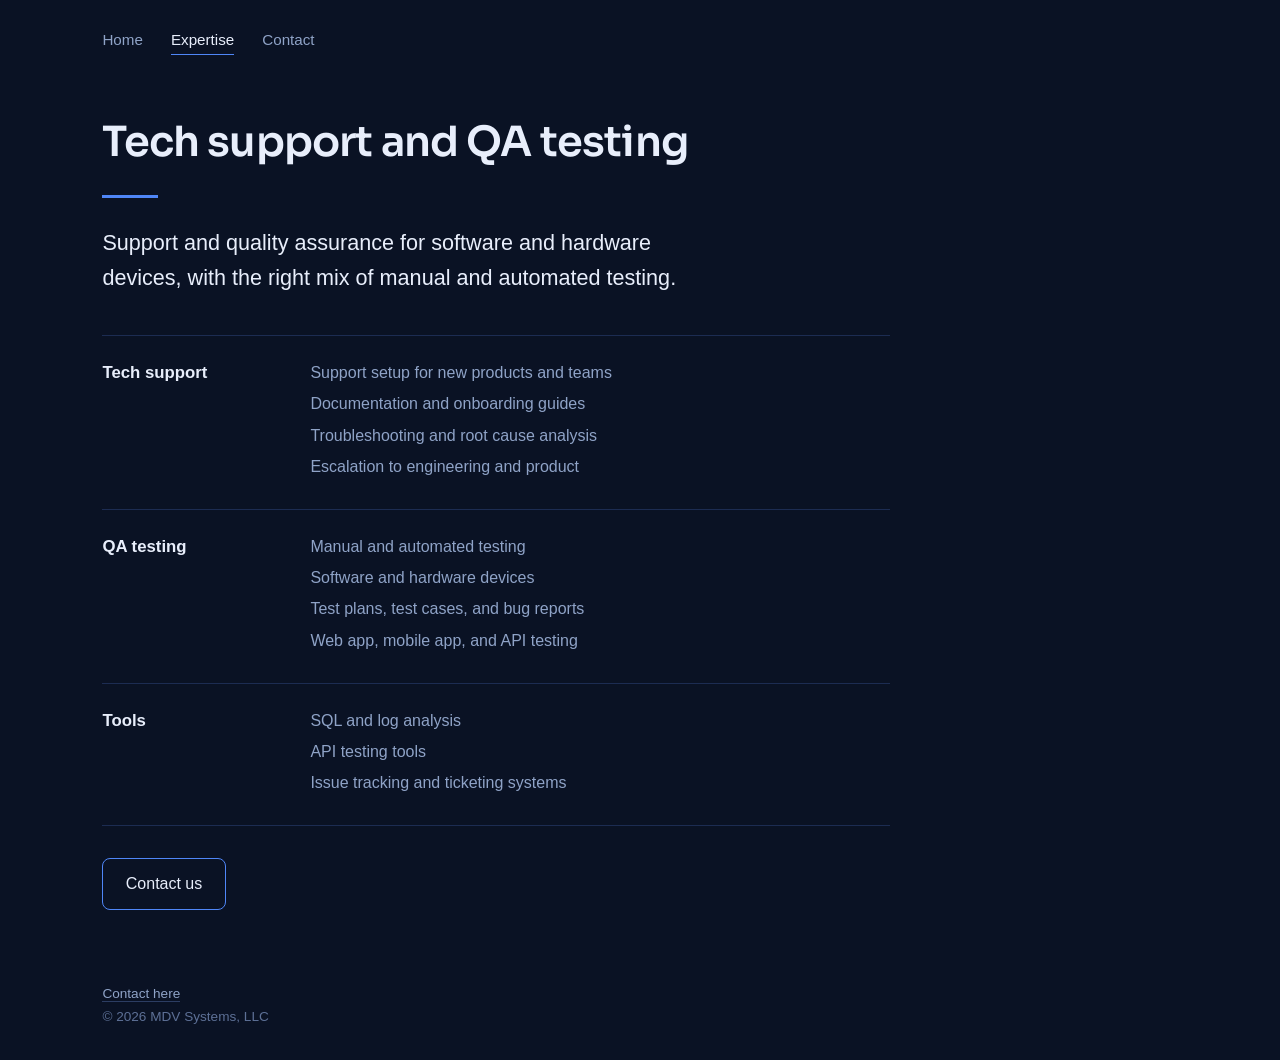
<file: expertise.html>
<!DOCTYPE html>
<html lang="en">
<head>
<meta charset="utf-8">
<meta name="viewport" content="width=device-width, initial-scale=1">
<meta name="theme-color" content="#0a1224">
<link rel="preconnect" href="https://fonts.googleapis.com">
<link rel="preconnect" href="https://fonts.gstatic.com" crossorigin>
<link href="https://fonts.googleapis.com/css2?family=Sora:wght@500;600&display=swap" rel="stylesheet">
<link rel="stylesheet" href="style.css">
<link rel="icon" type="image/svg+xml" href="favicon.svg">
<link rel="icon" type="image/png" sizes="32x32" href="favicon-32.png">
<link rel="apple-touch-icon" href="apple-touch-icon.png">
<title>Tech Support &amp; QA Testing | MDV Systems</title>
<meta name="description" content="MDV Systems offers tech support and QA testing, with manual and automated testing of software and hardware devices.">
</head>
<body>
<nav>
  <a href="index.html" >Home</a>
  <a href="expertise.html" aria-current="page">Expertise</a>
  <a href="contact.html" >Contact</a>
</nav>
<main>
  <h2>Tech support and QA testing</h2>
  <hr class="rule">
  <p class="lead">Support and quality assurance for software and hardware devices, with the right mix of manual and automated testing.</p>
  <div class="rows">
    <div class="row">
      <h3>Tech support</h3>
      <ul>
        <li>Support setup for new products and teams</li>
        <li>Documentation and onboarding guides</li>
        <li>Troubleshooting and root cause analysis</li>
        <li>Escalation to engineering and product</li>
      </ul>
    </div>
    <div class="row">
      <h3>QA testing</h3>
      <ul>
        <li>Manual and automated testing</li>
        <li>Software and hardware devices</li>
        <li>Test plans, test cases, and bug reports</li>
        <li>Web app, mobile app, and API testing</li>
      </ul>
    </div>
    <div class="row">
      <h3>Tools</h3>
      <ul>
        <li>SQL and log analysis</li>
        <li>API testing tools</li>
        <li>Issue tracking and ticketing systems</li>
      </ul>
    </div>
  </div>
  <a class="btn" href="contact.html">Contact us</a>
</main>
<footer>
  <div><a href="contact.html">Contact here</a></div>
  <div>&copy; 2026 MDV Systems, LLC</div>
</footer>
</body>
</html>
</file>
<file: style.css>
:root {
  --bg: #0a1224;
  --card: #0f1b36;
  --line: #1c2c52;
  --text: #e8eefb;
  --muted: #8fa3c7;
  --accent: #4f86f7;
  --pad: clamp(1.5rem, 8vw, 7rem);
}
* { box-sizing: border-box; }
html, body { margin: 0; }
body {
  min-height: 100vh;
  display: flex;
  flex-direction: column;
  background: var(--bg);
  color: var(--text);
  font-family: -apple-system, BlinkMacSystemFont, "Segoe UI", Roboto, "Helvetica Neue", Arial, sans-serif;
  -webkit-font-smoothing: antialiased;
  line-height: 1.6;
}
a { color: inherit; }
nav {
  display: flex;
  gap: 1.75rem;
  padding: 1.75rem var(--pad) 0;
  font-size: 0.95rem;
}
nav a {
  color: var(--muted);
  text-decoration: none;
  padding-bottom: 2px;
  border-bottom: 1px solid transparent;
}
nav a:hover, nav a[aria-current="page"] { color: var(--text); border-bottom-color: var(--accent); }
main { flex: 1; padding: 4rem var(--pad) 3rem; max-width: 62rem; width: 100%; }
h1, h2 { font-family: "Sora", -apple-system, BlinkMacSystemFont, "Segoe UI", Roboto, Arial, sans-serif; margin: 0; letter-spacing: -0.02em; }
h1 { font-size: clamp(2.4rem, 8.5vw, 4.5rem); font-weight: 600; line-height: 1.05; }
h2 { font-size: clamp(1.8rem, 5vw, 2.6rem); font-weight: 600; line-height: 1.15; }
h3 { margin: 0 0 0.4rem; font-size: 1.05rem; font-weight: 600; }
.rule { width: 3.5rem; height: 3px; background: var(--accent); border: 0; margin: 1.75rem 0; }
.lead { margin: 0 0 1rem; font-size: clamp(1.1rem, 2.6vw, 1.35rem); color: var(--text); max-width: 38rem; }
p { margin: 0 0 1rem; color: var(--muted); max-width: 38rem; }
.about { margin-top: 2.5rem; }
.about h2 { font-size: 1.4rem; margin-bottom: 0.75rem; }
.grid { display: grid; gap: 1rem; grid-template-columns: repeat(auto-fit, minmax(14rem, 1fr)); margin-top: 3rem; }
.card { background: var(--card); border: 1px solid var(--line); border-radius: 10px; padding: 1.25rem 1.4rem; }
.card p { margin: 0; font-size: 0.95rem; }
.sky {
  position: fixed;
  top: clamp(1.25rem, 4vw, 3rem);
  right: clamp(1.25rem, 6vw, 5rem);
  width: clamp(90px, 16vw, 160px);
  height: auto;
  pointer-events: none;
}
footer { padding: 1.5rem var(--pad) 2rem; font-size: 0.85rem; color: #5d7096; line-height: 1.7; }
footer a { color: var(--muted); text-decoration: none; border-bottom: 1px solid #2c3d62; }
footer a:hover { color: var(--text); border-bottom-color: var(--accent); }
.globe { max-width: 40rem; margin-top: 2.5rem; }
.globe svg { width: 100%; height: auto; display: block; }
.btn { display: inline-block; margin-top: 2rem; padding: 0.75rem 1.4rem; border: 1px solid var(--accent); border-radius: 8px; color: var(--text); text-decoration: none; }
.btn:hover, .btn:focus-visible { background: var(--accent); }
.rows { margin-top: 2.5rem; border-top: 1px solid var(--line); }
.row { display: grid; grid-template-columns: 11rem 1fr; gap: 0.5rem 2rem; padding: 1.5rem 0; border-bottom: 1px solid var(--line); }
.row h3 { margin: 0; font-size: 1.05rem; }
.row ul { list-style: none; margin: 0; padding: 0; color: var(--muted); }
.row li { margin-bottom: 0.35rem; }
@media (max-width: 40rem) { .row { grid-template-columns: 1fr; } }
</file>
